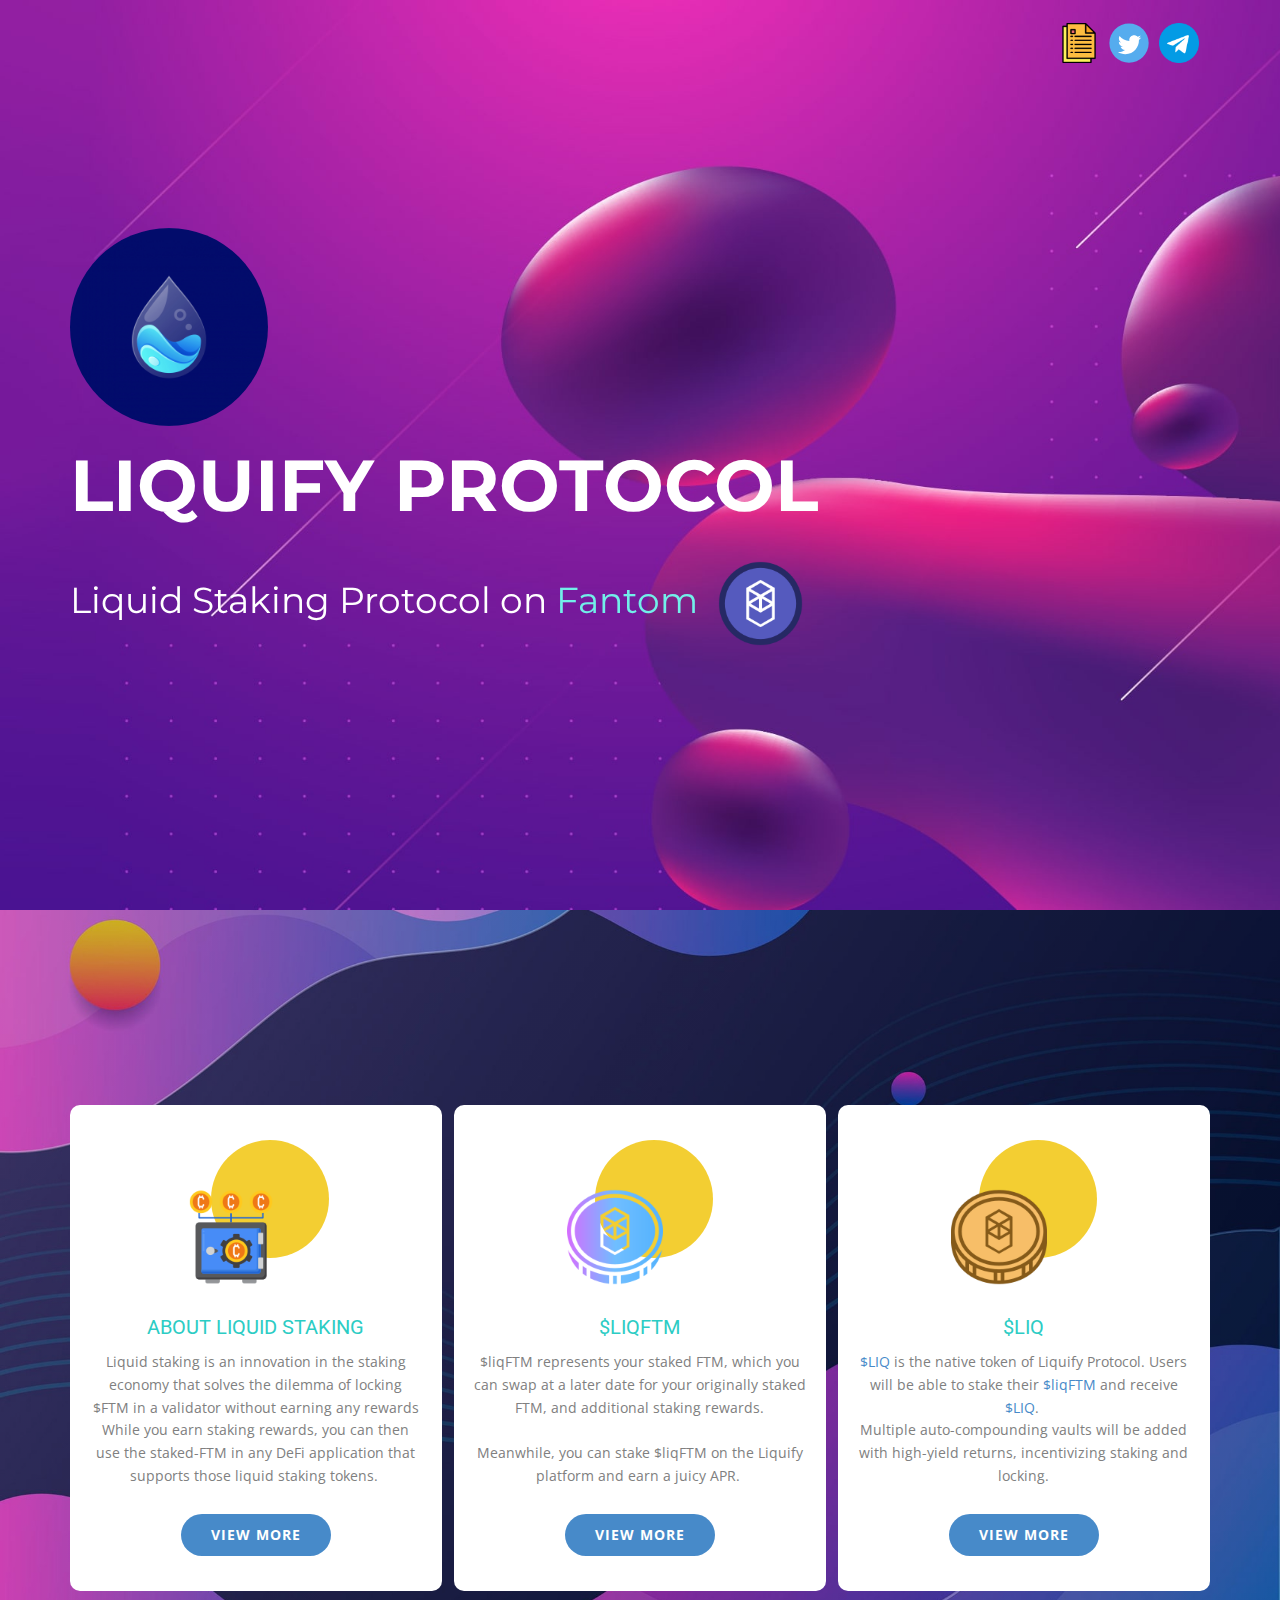
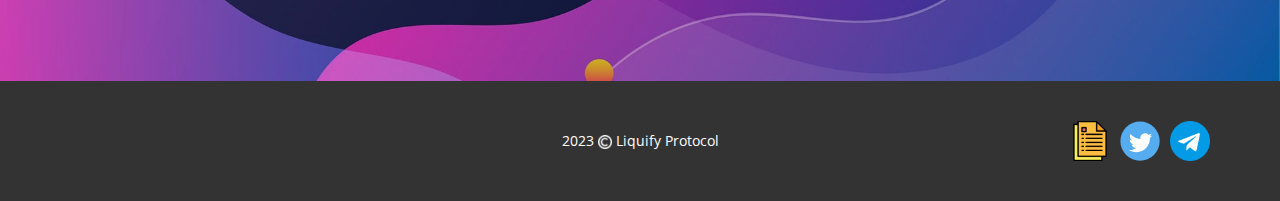
<file: index.html>
<!DOCTYPE html>
<html style="font-size: 16px;" lang="es">

<head>
  <meta name="viewport" content="width=device-width, initial-scale=1.0">
  <meta charset="utf-8">
  <meta name="keywords" content="LIQUIFY PROTOCOL, Liquid Staking Protocol on Fantom​&nbsp;​">
  <meta name="description" content="">
  <title>Liquify Protocol</title>
  <link rel="stylesheet" href="nicepage.css" media="screen">
  <link rel="stylesheet" href="Casa.css" media="screen">
  <script class="u-script" type="text/javascript" src="jquery.js" defer=""></script>
  <script class="u-script" type="text/javascript" src="nicepage.js" defer=""></script>
  <meta name="generator" content="Liquify">
  <link id="u-theme-google-font" rel="stylesheet"
    href="https://fonts.googleapis.com/css?family=Roboto:100,100i,300,300i,400,400i,500,500i,700,700i,900,900i|Open+Sans:300,300i,400,400i,500,500i,600,600i,700,700i,800,800i">
  <link id="u-page-google-font" rel="stylesheet"
    href="https://fonts.googleapis.com/css?family=Montserrat:100,100i,200,200i,300,300i,400,400i,500,500i,600,600i,700,700i,800,800i,900,900i">



  <script type="application/ld+json">{
		"@context": "http://schema.org",
		"@type": "Organization",
		"name": "",
		"sameAs": [
				"https://liquify-protocol.gitbook.io/liquify-protocol/",
				"https://twitter.com/LiquifyProtocol",
				"https://t.me/liquifychannel",
				"https://liquify-protocol.gitbook.io/liquify-protocol/",
				"https://twitter.com/LiquifyProtocol",
				"https://t.me/liquifychannel"
		]
}</script>
  <meta name="theme-color" content="#478ac9">
  <meta name="twitter:site" content="@">
  <meta name="twitter:card" content="summary_large_image">
  <meta name="twitter:title" content="Casa">
  <meta name="twitter:description" content="">
  <meta property="og:title" content="Casa">
  <meta property="og:type" content="website">
</head>

<body data-home-page="Casa.html" data-home-page-title="LiquifyProtocol"
  class="u-body u-overlap u-overlap-transparent u-xl-mode" data-lang="es">
  <header class="u-align-center-sm u-align-center-xs u-clearfix u-header u-header" id="sec-0c4f">
    <div class="u-clearfix u-sheet u-sheet-1">
      <div class="u-social-icons u-spacing-10 u-social-icons-1">
        <a class="u-social-url" title="docs" target="_blank"
          href="https://liquify-protocol.gitbook.io/liquify-protocol/"><span
            class="u-file-icon u-icon u-social-facebook u-social-icon u-icon-1"><img src="images/887997.png"
              alt=""></span>
        </a>
        <a class="u-social-url" title="twitter" target="_blank" href="https://twitter.com/LiquifyProtocol"><span
            class="u-icon u-social-icon u-social-twitter u-icon-2"><svg class="u-svg-link"
              preserveAspectRatio="xMidYMin slice" viewBox="0 0 112 112" style="">
              <use xmlns:xlink="http://www.w3.org/1999/xlink" xlink:href="#svg-85ee"></use>
            </svg><svg class="u-svg-content" viewBox="0 0 112 112" x="0" y="0" id="svg-85ee">
              <circle fill="currentColor" class="st0" cx="56.1" cy="56.1" r="55"></circle>
              <path fill="#FFFFFF" d="M83.8,47.3c0,0.6,0,1.2,0,1.7c0,17.7-13.5,38.2-38.2,38.2C38,87.2,31,85,25,81.2c1,0.1,2.1,0.2,3.2,0.2
      c6.3,0,12.1-2.1,16.7-5.7c-5.9-0.1-10.8-4-12.5-9.3c0.8,0.2,1.7,0.2,2.5,0.2c1.2,0,2.4-0.2,3.5-0.5c-6.1-1.2-10.8-6.7-10.8-13.1
      c0-0.1,0-0.1,0-0.2c1.8,1,3.9,1.6,6.1,1.7c-3.6-2.4-6-6.5-6-11.2c0-2.5,0.7-4.8,1.8-6.7c6.6,8.1,16.5,13.5,27.6,14
      c-0.2-1-0.3-2-0.3-3.1c0-7.4,6-13.4,13.4-13.4c3.9,0,7.3,1.6,9.8,4.2c3.1-0.6,5.9-1.7,8.5-3.3c-1,3.1-3.1,5.8-5.9,7.4
      c2.7-0.3,5.3-1,7.7-2.1C88.7,43,86.4,45.4,83.8,47.3z"></path>
            </svg></span>
        </a>
        <a class="u-social-url" title="Telegram" target="_blank" href="https://t.me/liquifychannel"><span
            class="u-file-icon u-icon u-social-icon u-social-instagram u-icon-3"><img src="images/2111646.png"
              alt=""></span>
        </a>
      </div>
    </div>
  </header>
  <section class="u-clearfix u-image u-section-1" id="carousel_bd33" data-image-width="1980" data-image-height="1200">
    <div class="u-clearfix u-sheet u-sheet-1">
      <img class="u-image u-image-circle u-preserve-proportions u-image-1" src="images/diseno-logo-agua_93835-621.jpg"
        alt="" data-image-width="2000" data-image-height="2000" data-animation-name="flipIn"
        data-animation-duration="1000" data-animation-direction="X">
      <h1 class="u-align-left u-custom-font u-font-montserrat u-text u-text-body-alt-color u-title u-text-1"
        data-animation-name="customAnimationIn" data-animation-duration="1000">LIQUIFY PROTOCOL</h1>
      <h2 class="u-align-left u-custom-font u-font-montserrat u-text u-text-body-alt-color u-text-2"
        data-animation-name="customAnimationIn" data-animation-duration="1000">Liquid Staking Protocol on <span
          class="u-text-palette-4-light-1">Fantom</span> &nbsp;<span class="u-file-icon u-icon u-icon-1"><img
            src="images/7016525.png" alt=""></span>
      </h2>
    </div>
  </section>
  <section class="u-clearfix u-image u-shading u-section-2" id="carousel_283a">
    <div class="u-clearfix u-sheet u-sheet-1">
      <div class="u-clearfix u-expanded-width u-gutter-0 u-layout-spacing-vertical u-layout-wrap u-layout-wrap-1">
        <div class="u-gutter-0 u-layout">
          <div class="u-layout-row">
            <div class="u-container-style u-layout-cell u-size-60 u-layout-cell-1">
              <div class="u-container-layout u-container-layout-1">
                <div class="u-expanded-width u-list u-list-1">
                  <div class="u-repeater u-repeater-1">
                    <div
                      class="u-container-style u-list-item u-radius-10 u-repeater-item u-shape-round u-white u-list-item-1">
                      <div class="u-container-layout u-similar-container u-valign-bottom u-container-layout-2">
                        <div class="u-container-style u-group u-shape-rectangle u-group-1">
                          <div class="u-container-layout">
                            <div
                              class="u-opacity u-opacity-85 u-palette-3-base u-preserve-proportions u-shape u-shape-circle u-shape-1">
                            </div><span class="u-file-icon u-icon u-icon-1"><img src="images/7910460.png" alt=""></span>
                          </div>
                        </div>
                        <h4 class="u-align-center u-text u-text-palette-4-base u-text-1">ABOUT LIQUID STAKING</h4>
                        <p class="u-align-center u-text u-text-grey-50 u-text-2">Liquid staking is an innovation in the
                          staking economy that solves the dilemma of locking $FTM in a validator without earning any
                          rewards<br>While you earn staking rewards, you can then use the staked-FTM in any DeFi
                          application that supports those liquid staking tokens.&nbsp;<br>
                        </p>
                        <a href="https://liquify-protocol.gitbook.io/liquify-protocol/"
                          class="u-btn u-btn-round u-button-style u-hover-palette-1-light-1 u-palette-1-base u-radius-50 u-btn-1"
                          target="_blank">VIEW MORE<br>
                        </a>
                      </div>
                    </div>
                    <div
                      class="u-container-style u-list-item u-radius-10 u-repeater-item u-shape-round u-white u-list-item-2">
                      <div class="u-container-layout u-similar-container u-valign-bottom u-container-layout-4">
                        <div class="u-container-style u-group u-shape-rectangle u-group-2">
                          <div class="u-container-layout">
                            <div
                              class="u-opacity u-opacity-85 u-palette-3-base u-preserve-proportions u-shape u-shape-circle u-shape-2">
                            </div><span class="u-file-icon u-icon u-icon-2"><img src="images/8193814.png" alt=""></span>
                          </div>
                        </div>
                        <h4 class="u-align-center u-text u-text-palette-4-base u-text-3">$LIQftm</h4>
                        <p class="u-align-center u-text u-text-grey-50 u-text-4">$liqFTM represents your staked FTM,
                          which you can swap at a later date for your originally staked FTM, and additional staking
                          rewards.<br>
                          <br>Meanwhile, you can stake $liqFTM on the Liquify platform and earn a juicy APR.&nbsp;
                        </p>
                        <a href="https://liquify-protocol.gitbook.io/liquify-protocol/"
                          class="u-btn u-btn-round u-button-style u-hover-palette-1-light-1 u-palette-1-base u-radius-50 u-btn-2"
                          target="_blank">VIEW MORE</a>
                      </div>
                    </div>
                    <div
                      class="u-container-style u-list-item u-radius-10 u-repeater-item u-shape-round u-white u-list-item-3">
                      <div class="u-container-layout u-similar-container u-valign-bottom u-container-layout-6">
                        <div class="u-container-style u-group u-shape-rectangle u-group-3">
                          <div class="u-container-layout">
                            <div
                              class="u-opacity u-opacity-85 u-palette-3-base u-preserve-proportions u-shape u-shape-circle u-shape-3">
                            </div><span class="u-file-icon u-icon u-icon-3"><img src="images/8193851.png" alt=""></span>
                          </div>
                        </div>
                        <h4 class="u-align-center u-text u-text-palette-4-base u-text-5">$LIQ</h4>
                        <p class="u-align-center u-text u-text-grey-50 u-text-6">
                          <a dir="ltr" href="https://twitter.com/search?q=%24LIQ&amp;src=cashtag_click" role="link"
                            class="css-16my406 css-18t94o4 css-4rbku5 css-901oao r-1cvl2hr r-1loqt21 r-bcqeeo r-poiln3 r-qvutc0 u-active-none u-border-none u-btn u-button-style u-hover-none u-none u-text-palette-1-base u-btn-3">$LIQ</a>
                          is the native token of Liquify Protocol.
                          Users will be able to stake their <a dir="ltr"
                            href="https://twitter.com/search?q=%24liqFTM&amp;src=cashtag_click" role="link"
                            class="css-16my406 css-18t94o4 css-4rbku5 css-901oao r-1cvl2hr r-1loqt21 r-bcqeeo r-poiln3 r-qvutc0 u-active-none u-border-none u-btn u-button-style u-hover-none u-none u-text-palette-1-base u-btn-4">$liqFTM</a>
                          and receive <a dir="ltr" href="https://twitter.com/search?q=%24LIQ&amp;src=cashtag_click"
                            role="link"
                            class="css-16my406 css-18t94o4 css-4rbku5 css-901oao r-1cvl2hr r-1loqt21 r-bcqeeo r-poiln3 r-qvutc0 u-active-none u-border-none u-btn u-button-style u-hover-none u-none u-text-palette-1-base u-btn-5">$LIQ</a>.&nbsp;<br>Multiple
                          auto-compounding vaults will be added with high-yield returns, incentivizing staking and
                          locking.
                        </p>
                        <a href="https://liquify-protocol.gitbook.io/liquify-protocol/"
                          class="u-btn u-btn-round u-button-style u-hover-palette-1-light-1 u-palette-1-base u-radius-50 u-btn-6"
                          target="_blank">VIEW MORE</a>
                      </div>
                    </div>
                  </div>
                </div>
              </div>
            </div>
          </div>
        </div>
      </div>
    </div>
  </section>


  <footer class="u-align-center u-clearfix u-footer u-grey-80 u-footer" id="sec-d3b9">
    <div class="u-clearfix u-sheet u-sheet-1">
      <p class="u-small-text u-text u-text-variant u-text-1">2023&nbsp;<span
          class="u-file-icon u-icon u-text-white"><img src="images/3489550-a26b4853.png" alt=""></span> Liquify Protocol
      </p>
      <div class="u-social-icons u-spacing-10 u-social-icons-1">
        <a class="u-social-url" title="docs" target="_blank"
          href="https://liquify-protocol.gitbook.io/liquify-protocol/"><span
            class="u-file-icon u-icon u-social-facebook u-social-icon u-icon-2"><img src="images/887997.png"
              alt=""></span>
        </a>
        <a class="u-social-url" title="twitter" target="_blank" href="https://twitter.com/LiquifyProtocol"><span
            class="u-icon u-social-icon u-social-twitter u-icon-3"><svg class="u-svg-link"
              preserveAspectRatio="xMidYMin slice" viewBox="0 0 112 112" style="">
              <use xmlns:xlink="http://www.w3.org/1999/xlink" xlink:href="#svg-a770"></use>
            </svg><svg class="u-svg-content" viewBox="0 0 112 112" x="0" y="0" id="svg-a770">
              <circle fill="currentColor" class="st0" cx="56.1" cy="56.1" r="55"></circle>
              <path fill="#FFFFFF" d="M83.8,47.3c0,0.6,0,1.2,0,1.7c0,17.7-13.5,38.2-38.2,38.2C38,87.2,31,85,25,81.2c1,0.1,2.1,0.2,3.2,0.2
      c6.3,0,12.1-2.1,16.7-5.7c-5.9-0.1-10.8-4-12.5-9.3c0.8,0.2,1.7,0.2,2.5,0.2c1.2,0,2.4-0.2,3.5-0.5c-6.1-1.2-10.8-6.7-10.8-13.1
      c0-0.1,0-0.1,0-0.2c1.8,1,3.9,1.6,6.1,1.7c-3.6-2.4-6-6.5-6-11.2c0-2.5,0.7-4.8,1.8-6.7c6.6,8.1,16.5,13.5,27.6,14
      c-0.2-1-0.3-2-0.3-3.1c0-7.4,6-13.4,13.4-13.4c3.9,0,7.3,1.6,9.8,4.2c3.1-0.6,5.9-1.7,8.5-3.3c-1,3.1-3.1,5.8-5.9,7.4
      c2.7-0.3,5.3-1,7.7-2.1C88.7,43,86.4,45.4,83.8,47.3z"></path>
            </svg></span>
        </a>
        <a class="u-social-url" title="Telegram" target="_blank" href="https://t.me/liquifychannel"><span
            class="u-file-icon u-icon u-social-icon u-social-instagram u-icon-4"><img src="images/2111646.png"
              alt=""></span>
        </a>
      </div>
    </div>
  </footer>


</body>

</html>
</file>
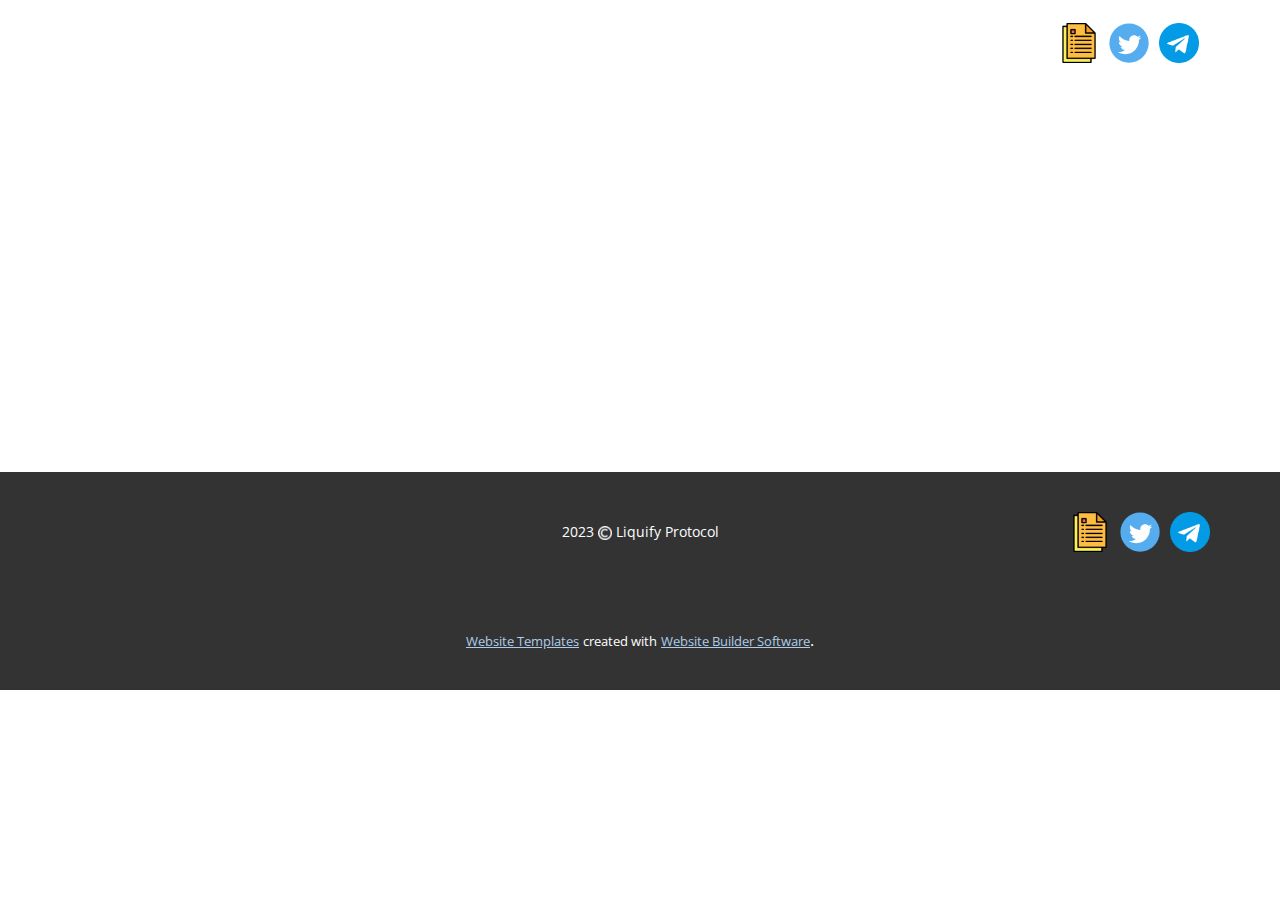
<file: Acerca-de.html>
<!DOCTYPE html>
<html style="font-size: 16px;" lang="es"><head>
    <meta name="viewport" content="width=device-width, initial-scale=1.0">
    <meta charset="utf-8">
    <meta name="keywords" content="">
    <meta name="description" content="">
    <title>Acerca de</title>
    <link rel="stylesheet" href="nicepage.css" media="screen">
<link rel="stylesheet" href="Acerca-de.css" media="screen">
    <script class="u-script" type="text/javascript" src="jquery.js" defer=""></script>
    <script class="u-script" type="text/javascript" src="nicepage.js" defer=""></script>
    <meta name="generator" content="Nicepage 5.3.2, nicepage.com">
    <link id="u-theme-google-font" rel="stylesheet" href="https://fonts.googleapis.com/css?family=Roboto:100,100i,300,300i,400,400i,500,500i,700,700i,900,900i|Open+Sans:300,300i,400,400i,500,500i,600,600i,700,700i,800,800i">
    
    
    <script type="application/ld+json">{
		"@context": "http://schema.org",
		"@type": "Organization",
		"name": "",
		"sameAs": [
				"https://liquify-protocol.gitbook.io/liquify-protocol/",
				"https://twitter.com/LiquifyProtocol",
				"https://t.me/liquifychannel",
				"https://liquify-protocol.gitbook.io/liquify-protocol/",
				"https://twitter.com/LiquifyProtocol",
				"https://t.me/liquifychannel"
		]
}</script>
    <meta name="theme-color" content="#478ac9">
    <meta name="twitter:site" content="@">
    <meta name="twitter:card" content="summary_large_image">
    <meta name="twitter:title" content="Acerca de">
    <meta name="twitter:description" content="">
    <meta property="og:title" content="Acerca de">
    <meta property="og:type" content="website">
  </head>
  <body class="u-body u-xl-mode" data-lang="es"><header class="u-align-center-sm u-align-center-xs u-clearfix u-header u-header" id="sec-0c4f"><div class="u-clearfix u-sheet u-sheet-1">
        <div class="u-social-icons u-spacing-10 u-social-icons-1">
          <a class="u-social-url" title="docs" target="_blank" href="https://liquify-protocol.gitbook.io/liquify-protocol/"><span class="u-file-icon u-icon u-social-facebook u-social-icon u-icon-1"><img src="images/887997.png" alt=""></span>
          </a>
          <a class="u-social-url" title="twitter" target="_blank" href="https://twitter.com/LiquifyProtocol"><span class="u-icon u-social-icon u-social-twitter u-icon-2"><svg class="u-svg-link" preserveAspectRatio="xMidYMin slice" viewBox="0 0 112 112" style=""><use xmlns:xlink="http://www.w3.org/1999/xlink" xlink:href="#svg-85ee"></use></svg><svg class="u-svg-content" viewBox="0 0 112 112" x="0" y="0" id="svg-85ee"><circle fill="currentColor" class="st0" cx="56.1" cy="56.1" r="55"></circle><path fill="#FFFFFF" d="M83.8,47.3c0,0.6,0,1.2,0,1.7c0,17.7-13.5,38.2-38.2,38.2C38,87.2,31,85,25,81.2c1,0.1,2.1,0.2,3.2,0.2
      c6.3,0,12.1-2.1,16.7-5.7c-5.9-0.1-10.8-4-12.5-9.3c0.8,0.2,1.7,0.2,2.5,0.2c1.2,0,2.4-0.2,3.5-0.5c-6.1-1.2-10.8-6.7-10.8-13.1
      c0-0.1,0-0.1,0-0.2c1.8,1,3.9,1.6,6.1,1.7c-3.6-2.4-6-6.5-6-11.2c0-2.5,0.7-4.8,1.8-6.7c6.6,8.1,16.5,13.5,27.6,14
      c-0.2-1-0.3-2-0.3-3.1c0-7.4,6-13.4,13.4-13.4c3.9,0,7.3,1.6,9.8,4.2c3.1-0.6,5.9-1.7,8.5-3.3c-1,3.1-3.1,5.8-5.9,7.4
      c2.7-0.3,5.3-1,7.7-2.1C88.7,43,86.4,45.4,83.8,47.3z"></path></svg></span>
          </a>
          <a class="u-social-url" title="Telegram" target="_blank" href="https://t.me/liquifychannel"><span class="u-file-icon u-icon u-social-icon u-social-instagram u-icon-3"><img src="images/2111646.png" alt=""></span>
          </a>
        </div>
      </div></header>
    <section class="u-clearfix u-section-1" id="sec-70d0">
      <div class="u-clearfix u-sheet u-sheet-1"></div>
    </section>
    
    
    <footer class="u-align-center u-clearfix u-footer u-grey-80 u-footer" id="sec-d3b9"><div class="u-clearfix u-sheet u-sheet-1">
        <p class="u-small-text u-text u-text-variant u-text-1">2023&nbsp;<span class="u-file-icon u-icon u-text-white"><img src="images/3489550-a26b4853.png" alt=""></span> Liquify Protocol
        </p>
        <div class="u-social-icons u-spacing-10 u-social-icons-1">
          <a class="u-social-url" title="docs" target="_blank" href="https://liquify-protocol.gitbook.io/liquify-protocol/"><span class="u-file-icon u-icon u-social-facebook u-social-icon u-icon-2"><img src="images/887997.png" alt=""></span>
          </a>
          <a class="u-social-url" title="twitter" target="_blank" href="https://twitter.com/LiquifyProtocol"><span class="u-icon u-social-icon u-social-twitter u-icon-3"><svg class="u-svg-link" preserveAspectRatio="xMidYMin slice" viewBox="0 0 112 112" style=""><use xmlns:xlink="http://www.w3.org/1999/xlink" xlink:href="#svg-a770"></use></svg><svg class="u-svg-content" viewBox="0 0 112 112" x="0" y="0" id="svg-a770"><circle fill="currentColor" class="st0" cx="56.1" cy="56.1" r="55"></circle><path fill="#FFFFFF" d="M83.8,47.3c0,0.6,0,1.2,0,1.7c0,17.7-13.5,38.2-38.2,38.2C38,87.2,31,85,25,81.2c1,0.1,2.1,0.2,3.2,0.2
      c6.3,0,12.1-2.1,16.7-5.7c-5.9-0.1-10.8-4-12.5-9.3c0.8,0.2,1.7,0.2,2.5,0.2c1.2,0,2.4-0.2,3.5-0.5c-6.1-1.2-10.8-6.7-10.8-13.1
      c0-0.1,0-0.1,0-0.2c1.8,1,3.9,1.6,6.1,1.7c-3.6-2.4-6-6.5-6-11.2c0-2.5,0.7-4.8,1.8-6.7c6.6,8.1,16.5,13.5,27.6,14
      c-0.2-1-0.3-2-0.3-3.1c0-7.4,6-13.4,13.4-13.4c3.9,0,7.3,1.6,9.8,4.2c3.1-0.6,5.9-1.7,8.5-3.3c-1,3.1-3.1,5.8-5.9,7.4
      c2.7-0.3,5.3-1,7.7-2.1C88.7,43,86.4,45.4,83.8,47.3z"></path></svg></span>
          </a>
          <a class="u-social-url" title="Telegram" target="_blank" href="https://t.me/liquifychannel"><span class="u-file-icon u-icon u-social-icon u-social-instagram u-icon-4"><img src="images/2111646.png" alt=""></span>
          </a>
        </div>
      </div></footer>
    <section class="u-backlink u-clearfix u-grey-80">
      <a class="u-link" href="https://nicepage.com/website-templates" target="_blank">
        <span>Website Templates</span>
      </a>
      <p class="u-text">
        <span>created with</span>
      </p>
      <a class="u-link" href="" target="_blank">
        <span>Website Builder Software</span>
      </a>. 
    </section>
  
</body></html>
</file>
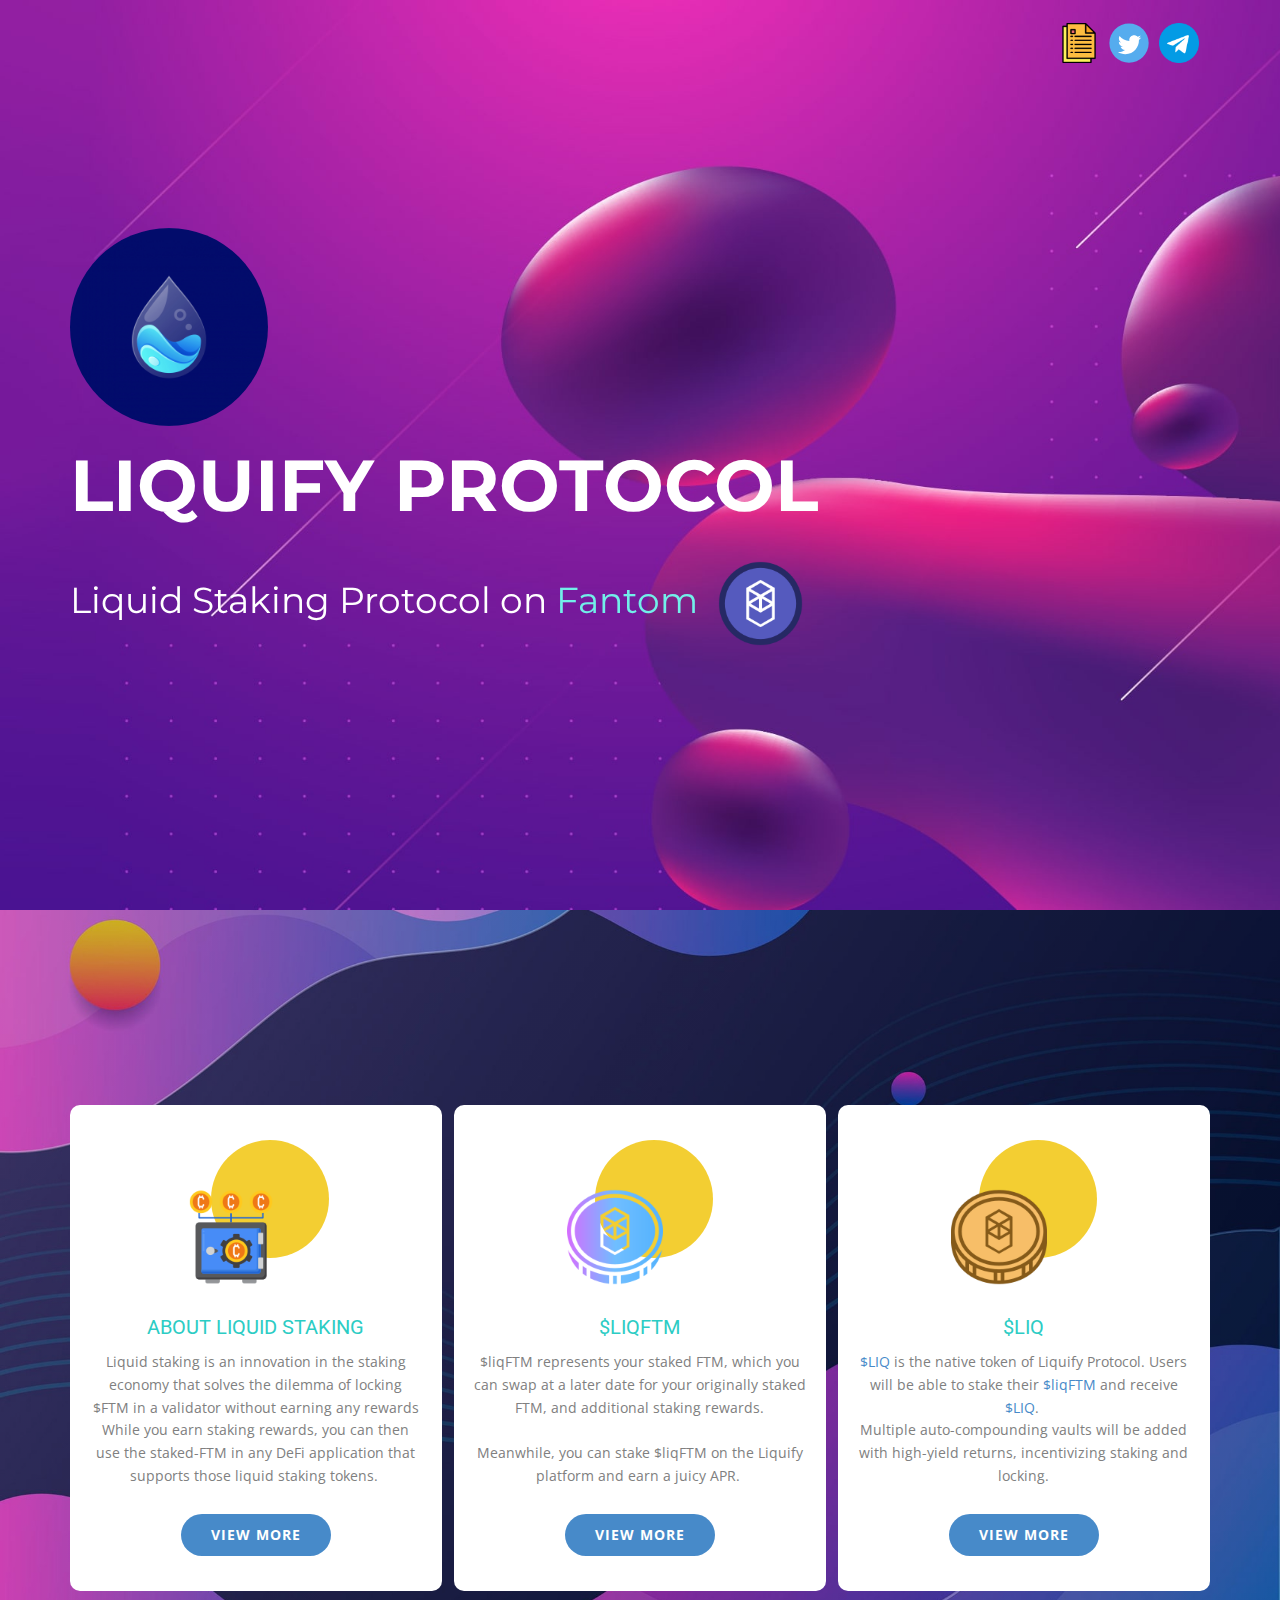
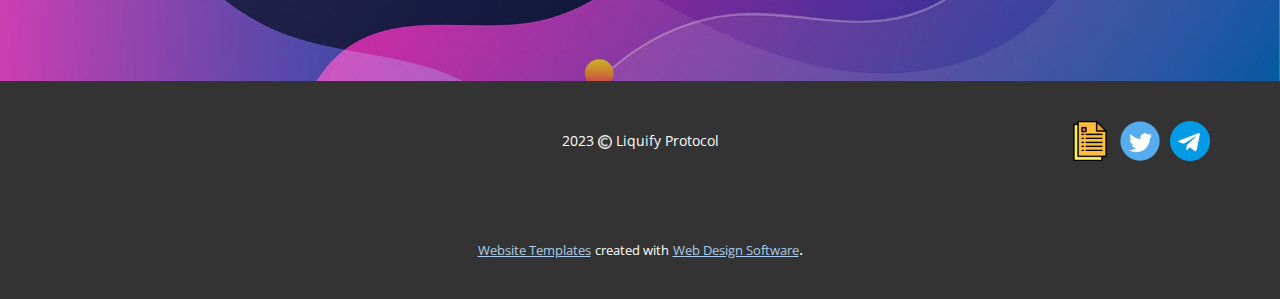
<file: Casa.html>
<!DOCTYPE html>
<html style="font-size: 16px;" lang="es">

<head>
  <meta name="viewport" content="width=device-width, initial-scale=1.0">
  <meta charset="utf-8">
  <meta name="keywords" content="LIQUIFY PROTOCOL, Liquid Staking Protocol on Fantom​&nbsp;​">
  <meta name="description" content="">
  <title>Liquify Protocol</title>
  <link rel="stylesheet" href="nicepage.css" media="screen">
  <link rel="stylesheet" href="Casa.css" media="screen">
  <script class="u-script" type="text/javascript" src="jquery.js" defer=""></script>
  <script class="u-script" type="text/javascript" src="nicepage.js" defer=""></script>
  <meta name="generator" content="Nicepage 5.3.2, nicepage.com">
  <link id="u-theme-google-font" rel="stylesheet"
    href="https://fonts.googleapis.com/css?family=Roboto:100,100i,300,300i,400,400i,500,500i,700,700i,900,900i|Open+Sans:300,300i,400,400i,500,500i,600,600i,700,700i,800,800i">
  <link id="u-page-google-font" rel="stylesheet"
    href="https://fonts.googleapis.com/css?family=Montserrat:100,100i,200,200i,300,300i,400,400i,500,500i,600,600i,700,700i,800,800i,900,900i">



  <script type="application/ld+json">{
		"@context": "http://schema.org",
		"@type": "Organization",
		"name": "",
		"sameAs": [
				"https://liquify-protocol.gitbook.io/liquify-protocol/",
				"https://twitter.com/LiquifyProtocol",
				"https://t.me/liquifychannel",
				"https://liquify-protocol.gitbook.io/liquify-protocol/",
				"https://twitter.com/LiquifyProtocol",
				"https://t.me/liquifychannel"
		]
}</script>
  <meta name="theme-color" content="#478ac9">
  <meta name="twitter:site" content="@">
  <meta name="twitter:card" content="summary_large_image">
  <meta name="twitter:title" content="Casa">
  <meta name="twitter:description" content="">
  <meta property="og:title" content="Casa">
  <meta property="og:type" content="website">
</head>

<body class="u-body u-overlap u-overlap-transparent u-xl-mode" data-lang="es">
  <header class="u-align-center-sm u-align-center-xs u-clearfix u-header u-header" id="sec-0c4f">
    <div class="u-clearfix u-sheet u-sheet-1">
      <div class="u-social-icons u-spacing-10 u-social-icons-1">
        <a class="u-social-url" title="docs" target="_blank"
          href="https://liquify-protocol.gitbook.io/liquify-protocol/"><span
            class="u-file-icon u-icon u-social-facebook u-social-icon u-icon-1"><img src="images/887997.png"
              alt=""></span>
        </a>
        <a class="u-social-url" title="twitter" target="_blank" href="https://twitter.com/LiquifyProtocol"><span
            class="u-icon u-social-icon u-social-twitter u-icon-2"><svg class="u-svg-link"
              preserveAspectRatio="xMidYMin slice" viewBox="0 0 112 112" style="">
              <use xmlns:xlink="http://www.w3.org/1999/xlink" xlink:href="#svg-85ee"></use>
            </svg><svg class="u-svg-content" viewBox="0 0 112 112" x="0" y="0" id="svg-85ee">
              <circle fill="currentColor" class="st0" cx="56.1" cy="56.1" r="55"></circle>
              <path fill="#FFFFFF" d="M83.8,47.3c0,0.6,0,1.2,0,1.7c0,17.7-13.5,38.2-38.2,38.2C38,87.2,31,85,25,81.2c1,0.1,2.1,0.2,3.2,0.2
      c6.3,0,12.1-2.1,16.7-5.7c-5.9-0.1-10.8-4-12.5-9.3c0.8,0.2,1.7,0.2,2.5,0.2c1.2,0,2.4-0.2,3.5-0.5c-6.1-1.2-10.8-6.7-10.8-13.1
      c0-0.1,0-0.1,0-0.2c1.8,1,3.9,1.6,6.1,1.7c-3.6-2.4-6-6.5-6-11.2c0-2.5,0.7-4.8,1.8-6.7c6.6,8.1,16.5,13.5,27.6,14
      c-0.2-1-0.3-2-0.3-3.1c0-7.4,6-13.4,13.4-13.4c3.9,0,7.3,1.6,9.8,4.2c3.1-0.6,5.9-1.7,8.5-3.3c-1,3.1-3.1,5.8-5.9,7.4
      c2.7-0.3,5.3-1,7.7-2.1C88.7,43,86.4,45.4,83.8,47.3z"></path>
            </svg></span>
        </a>
        <a class="u-social-url" title="Telegram" target="_blank" href="https://t.me/liquifychannel"><span
            class="u-file-icon u-icon u-social-icon u-social-instagram u-icon-3"><img src="images/2111646.png"
              alt=""></span>
        </a>
      </div>
    </div>
  </header>
  <section class="u-clearfix u-image u-section-1" id="carousel_bd33" data-image-width="1980" data-image-height="1200">
    <div class="u-clearfix u-sheet u-sheet-1">
      <img class="u-image u-image-circle u-preserve-proportions u-image-1" src="images/diseno-logo-agua_93835-621.jpg"
        alt="" data-image-width="2000" data-image-height="2000" data-animation-name="flipIn"
        data-animation-duration="1000" data-animation-direction="X">
      <h1 class="u-align-left u-custom-font u-font-montserrat u-text u-text-body-alt-color u-title u-text-1"
        data-animation-name="customAnimationIn" data-animation-duration="1000">LIQUIFY PROTOCOL</h1>
      <h2 class="u-align-left u-custom-font u-font-montserrat u-text u-text-body-alt-color u-text-2"
        data-animation-name="customAnimationIn" data-animation-duration="1000">Liquid Staking Protocol on <span
          class="u-text-palette-4-light-1">Fantom</span> &nbsp;<span class="u-file-icon u-icon u-icon-1"><img
            src="images/7016525.png" alt=""></span>
      </h2>
    </div>
  </section>
  <section class="u-clearfix u-image u-shading u-section-2" id="carousel_283a">
    <div class="u-clearfix u-sheet u-sheet-1">
      <div class="u-clearfix u-expanded-width u-gutter-0 u-layout-spacing-vertical u-layout-wrap u-layout-wrap-1">
        <div class="u-gutter-0 u-layout">
          <div class="u-layout-row">
            <div class="u-container-style u-layout-cell u-size-60 u-layout-cell-1">
              <div class="u-container-layout u-container-layout-1">
                <div class="u-expanded-width u-list u-list-1">
                  <div class="u-repeater u-repeater-1">
                    <div
                      class="u-container-style u-list-item u-radius-10 u-repeater-item u-shape-round u-white u-list-item-1">
                      <div class="u-container-layout u-similar-container u-valign-bottom u-container-layout-2">
                        <div class="u-container-style u-group u-shape-rectangle u-group-1">
                          <div class="u-container-layout">
                            <div
                              class="u-opacity u-opacity-85 u-palette-3-base u-preserve-proportions u-shape u-shape-circle u-shape-1">
                            </div><span class="u-file-icon u-icon u-icon-1"><img src="images/7910460.png" alt=""></span>
                          </div>
                        </div>
                        <h4 class="u-align-center u-text u-text-palette-4-base u-text-1">ABOUT LIQUID STAKING</h4>
                        <p class="u-align-center u-text u-text-grey-50 u-text-2">Liquid staking is an innovation in the
                          staking economy that solves the dilemma of locking $FTM in a validator without earning any
                          rewards<br>While you earn staking rewards, you can then use the staked-FTM in any DeFi
                          application that supports those liquid staking tokens.&nbsp;<br>
                        </p>
                        <a href="https://liquify-protocol.gitbook.io/liquify-protocol/"
                          class="u-btn u-btn-round u-button-style u-hover-palette-1-light-1 u-palette-1-base u-radius-50 u-btn-1"
                          target="_blank">VIEW MORE<br>
                        </a>
                      </div>
                    </div>
                    <div
                      class="u-container-style u-list-item u-radius-10 u-repeater-item u-shape-round u-white u-list-item-2">
                      <div class="u-container-layout u-similar-container u-valign-bottom u-container-layout-4">
                        <div class="u-container-style u-group u-shape-rectangle u-group-2">
                          <div class="u-container-layout">
                            <div
                              class="u-opacity u-opacity-85 u-palette-3-base u-preserve-proportions u-shape u-shape-circle u-shape-2">
                            </div><span class="u-file-icon u-icon u-icon-2"><img src="images/8193814.png" alt=""></span>
                          </div>
                        </div>
                        <h4 class="u-align-center u-text u-text-palette-4-base u-text-3">$LIQftm</h4>
                        <p class="u-align-center u-text u-text-grey-50 u-text-4">$liqFTM represents your staked FTM,
                          which you can swap at a later date for your originally staked FTM, and additional staking
                          rewards.<br>
                          <br>Meanwhile, you can stake $liqFTM on the Liquify platform and earn a juicy APR.&nbsp;
                        </p>
                        <a href="https://liquify-protocol.gitbook.io/liquify-protocol/"
                          class="u-btn u-btn-round u-button-style u-hover-palette-1-light-1 u-palette-1-base u-radius-50 u-btn-2"
                          target="_blank">VIEW MORE</a>
                      </div>
                    </div>
                    <div
                      class="u-container-style u-list-item u-radius-10 u-repeater-item u-shape-round u-white u-list-item-3">
                      <div class="u-container-layout u-similar-container u-valign-bottom u-container-layout-6">
                        <div class="u-container-style u-group u-shape-rectangle u-group-3">
                          <div class="u-container-layout">
                            <div
                              class="u-opacity u-opacity-85 u-palette-3-base u-preserve-proportions u-shape u-shape-circle u-shape-3">
                            </div><span class="u-file-icon u-icon u-icon-3"><img src="images/8193851.png" alt=""></span>
                          </div>
                        </div>
                        <h4 class="u-align-center u-text u-text-palette-4-base u-text-5">$LIQ</h4>
                        <p class="u-align-center u-text u-text-grey-50 u-text-6">
                          <a dir="ltr" href="https://twitter.com/search?q=%24LIQ&amp;src=cashtag_click" role="link"
                            class="css-16my406 css-18t94o4 css-4rbku5 css-901oao r-1cvl2hr r-1loqt21 r-bcqeeo r-poiln3 r-qvutc0 u-active-none u-border-none u-btn u-button-style u-hover-none u-none u-text-palette-1-base u-btn-3">$LIQ</a>
                          is the native token of Liquify Protocol.
                          Users will be able to stake their <a dir="ltr"
                            href="https://twitter.com/search?q=%24liqFTM&amp;src=cashtag_click" role="link"
                            class="css-16my406 css-18t94o4 css-4rbku5 css-901oao r-1cvl2hr r-1loqt21 r-bcqeeo r-poiln3 r-qvutc0 u-active-none u-border-none u-btn u-button-style u-hover-none u-none u-text-palette-1-base u-btn-4">$liqFTM</a>
                          and receive <a dir="ltr" href="https://twitter.com/search?q=%24LIQ&amp;src=cashtag_click"
                            role="link"
                            class="css-16my406 css-18t94o4 css-4rbku5 css-901oao r-1cvl2hr r-1loqt21 r-bcqeeo r-poiln3 r-qvutc0 u-active-none u-border-none u-btn u-button-style u-hover-none u-none u-text-palette-1-base u-btn-5">$LIQ</a>.&nbsp;<br>Multiple
                          auto-compounding vaults will be added with high-yield returns, incentivizing staking and
                          locking.
                        </p>
                        <a href="https://liquify-protocol.gitbook.io/liquify-protocol/"
                          class="u-btn u-btn-round u-button-style u-hover-palette-1-light-1 u-palette-1-base u-radius-50 u-btn-6"
                          target="_blank">VIEW MORE</a>
                      </div>
                    </div>
                  </div>
                </div>
              </div>
            </div>
          </div>
        </div>
      </div>
    </div>
  </section>


  <footer class="u-align-center u-clearfix u-footer u-grey-80 u-footer" id="sec-d3b9">
    <div class="u-clearfix u-sheet u-sheet-1">
      <p class="u-small-text u-text u-text-variant u-text-1">2023&nbsp;<span
          class="u-file-icon u-icon u-text-white"><img src="images/3489550-a26b4853.png" alt=""></span> Liquify Protocol
      </p>
      <div class="u-social-icons u-spacing-10 u-social-icons-1">
        <a class="u-social-url" title="docs" target="_blank"
          href="https://liquify-protocol.gitbook.io/liquify-protocol/"><span
            class="u-file-icon u-icon u-social-facebook u-social-icon u-icon-2"><img src="images/887997.png"
              alt=""></span>
        </a>
        <a class="u-social-url" title="twitter" target="_blank" href="https://twitter.com/LiquifyProtocol"><span
            class="u-icon u-social-icon u-social-twitter u-icon-3"><svg class="u-svg-link"
              preserveAspectRatio="xMidYMin slice" viewBox="0 0 112 112" style="">
              <use xmlns:xlink="http://www.w3.org/1999/xlink" xlink:href="#svg-a770"></use>
            </svg><svg class="u-svg-content" viewBox="0 0 112 112" x="0" y="0" id="svg-a770">
              <circle fill="currentColor" class="st0" cx="56.1" cy="56.1" r="55"></circle>
              <path fill="#FFFFFF" d="M83.8,47.3c0,0.6,0,1.2,0,1.7c0,17.7-13.5,38.2-38.2,38.2C38,87.2,31,85,25,81.2c1,0.1,2.1,0.2,3.2,0.2
      c6.3,0,12.1-2.1,16.7-5.7c-5.9-0.1-10.8-4-12.5-9.3c0.8,0.2,1.7,0.2,2.5,0.2c1.2,0,2.4-0.2,3.5-0.5c-6.1-1.2-10.8-6.7-10.8-13.1
      c0-0.1,0-0.1,0-0.2c1.8,1,3.9,1.6,6.1,1.7c-3.6-2.4-6-6.5-6-11.2c0-2.5,0.7-4.8,1.8-6.7c6.6,8.1,16.5,13.5,27.6,14
      c-0.2-1-0.3-2-0.3-3.1c0-7.4,6-13.4,13.4-13.4c3.9,0,7.3,1.6,9.8,4.2c3.1-0.6,5.9-1.7,8.5-3.3c-1,3.1-3.1,5.8-5.9,7.4
      c2.7-0.3,5.3-1,7.7-2.1C88.7,43,86.4,45.4,83.8,47.3z"></path>
            </svg></span>
        </a>
        <a class="u-social-url" title="Telegram" target="_blank" href="https://t.me/liquifychannel"><span
            class="u-file-icon u-icon u-social-icon u-social-instagram u-icon-4"><img src="images/2111646.png"
              alt=""></span>
        </a>
      </div>
    </div>
  </footer>
  <section class="u-backlink u-clearfix u-grey-80">
    <a class="u-link" href="https://nicepage.com/website-templates" target="_blank">
      <span>Website Templates</span>
    </a>
    <p class="u-text">
      <span>created with</span>
    </p>
    <a class="u-link" href="" target="_blank">
      <span>Web Design Software</span>
    </a>.
  </section>

</body>

</html>
</file>
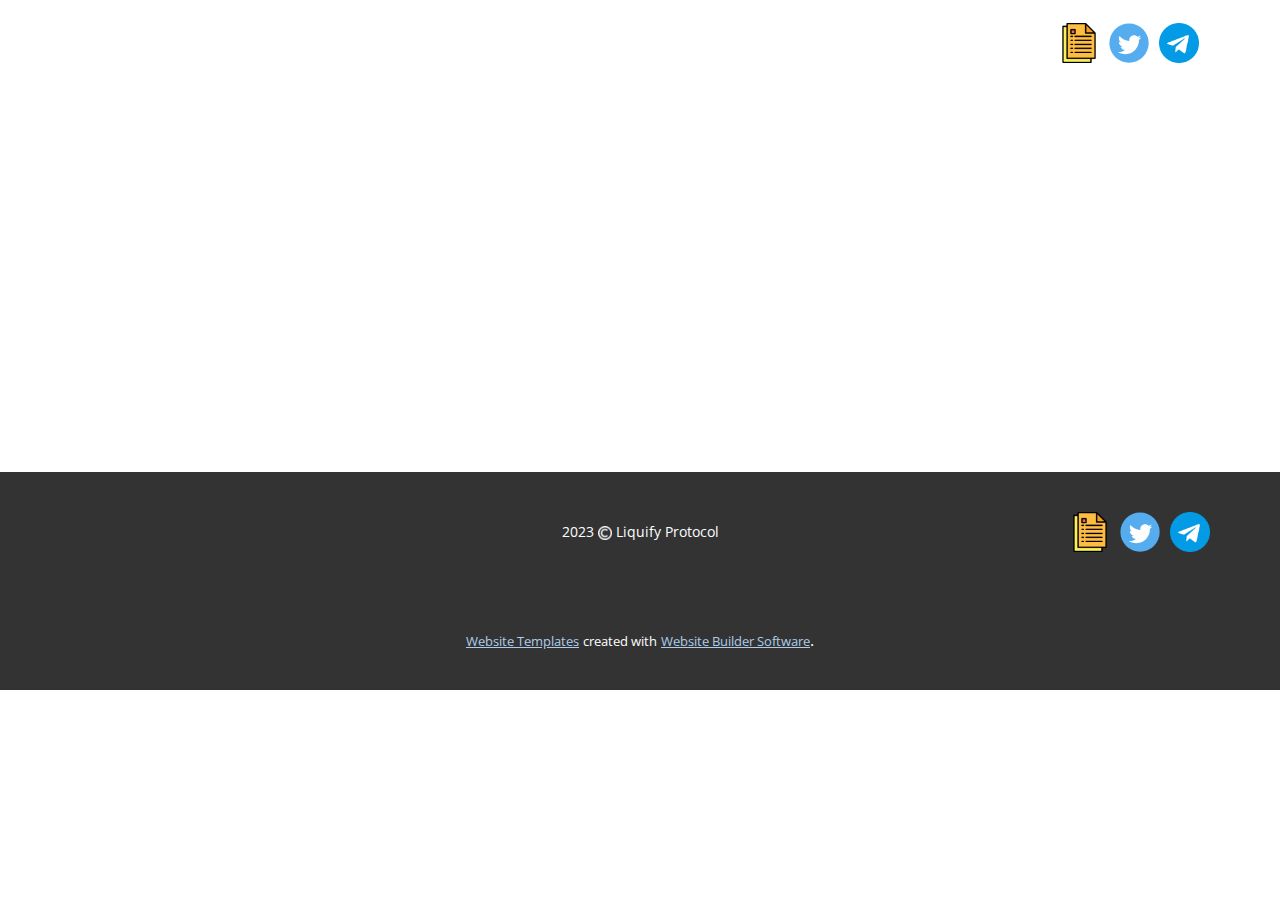
<file: Contacto.html>
<!DOCTYPE html>
<html style="font-size: 16px;" lang="es"><head>
    <meta name="viewport" content="width=device-width, initial-scale=1.0">
    <meta charset="utf-8">
    <meta name="keywords" content="">
    <meta name="description" content="">
    <title>Contacto</title>
    <link rel="stylesheet" href="nicepage.css" media="screen">
<link rel="stylesheet" href="Contacto.css" media="screen">
    <script class="u-script" type="text/javascript" src="jquery.js" defer=""></script>
    <script class="u-script" type="text/javascript" src="nicepage.js" defer=""></script>
    <meta name="generator" content="Nicepage 5.3.2, nicepage.com">
    <link id="u-theme-google-font" rel="stylesheet" href="https://fonts.googleapis.com/css?family=Roboto:100,100i,300,300i,400,400i,500,500i,700,700i,900,900i|Open+Sans:300,300i,400,400i,500,500i,600,600i,700,700i,800,800i">
    
    
    <script type="application/ld+json">{
		"@context": "http://schema.org",
		"@type": "Organization",
		"name": "",
		"sameAs": [
				"https://liquify-protocol.gitbook.io/liquify-protocol/",
				"https://twitter.com/LiquifyProtocol",
				"https://t.me/liquifychannel",
				"https://liquify-protocol.gitbook.io/liquify-protocol/",
				"https://twitter.com/LiquifyProtocol",
				"https://t.me/liquifychannel"
		]
}</script>
    <meta name="theme-color" content="#478ac9">
    <meta name="twitter:site" content="@">
    <meta name="twitter:card" content="summary_large_image">
    <meta name="twitter:title" content="Contacto">
    <meta name="twitter:description" content="">
    <meta property="og:title" content="Contacto">
    <meta property="og:type" content="website">
  </head>
  <body class="u-body u-xl-mode" data-lang="es"><header class="u-align-center-sm u-align-center-xs u-clearfix u-header u-header" id="sec-0c4f"><div class="u-clearfix u-sheet u-sheet-1">
        <div class="u-social-icons u-spacing-10 u-social-icons-1">
          <a class="u-social-url" title="docs" target="_blank" href="https://liquify-protocol.gitbook.io/liquify-protocol/"><span class="u-file-icon u-icon u-social-facebook u-social-icon u-icon-1"><img src="images/887997.png" alt=""></span>
          </a>
          <a class="u-social-url" title="twitter" target="_blank" href="https://twitter.com/LiquifyProtocol"><span class="u-icon u-social-icon u-social-twitter u-icon-2"><svg class="u-svg-link" preserveAspectRatio="xMidYMin slice" viewBox="0 0 112 112" style=""><use xmlns:xlink="http://www.w3.org/1999/xlink" xlink:href="#svg-85ee"></use></svg><svg class="u-svg-content" viewBox="0 0 112 112" x="0" y="0" id="svg-85ee"><circle fill="currentColor" class="st0" cx="56.1" cy="56.1" r="55"></circle><path fill="#FFFFFF" d="M83.8,47.3c0,0.6,0,1.2,0,1.7c0,17.7-13.5,38.2-38.2,38.2C38,87.2,31,85,25,81.2c1,0.1,2.1,0.2,3.2,0.2
      c6.3,0,12.1-2.1,16.7-5.7c-5.9-0.1-10.8-4-12.5-9.3c0.8,0.2,1.7,0.2,2.5,0.2c1.2,0,2.4-0.2,3.5-0.5c-6.1-1.2-10.8-6.7-10.8-13.1
      c0-0.1,0-0.1,0-0.2c1.8,1,3.9,1.6,6.1,1.7c-3.6-2.4-6-6.5-6-11.2c0-2.5,0.7-4.8,1.8-6.7c6.6,8.1,16.5,13.5,27.6,14
      c-0.2-1-0.3-2-0.3-3.1c0-7.4,6-13.4,13.4-13.4c3.9,0,7.3,1.6,9.8,4.2c3.1-0.6,5.9-1.7,8.5-3.3c-1,3.1-3.1,5.8-5.9,7.4
      c2.7-0.3,5.3-1,7.7-2.1C88.7,43,86.4,45.4,83.8,47.3z"></path></svg></span>
          </a>
          <a class="u-social-url" title="Telegram" target="_blank" href="https://t.me/liquifychannel"><span class="u-file-icon u-icon u-social-icon u-social-instagram u-icon-3"><img src="images/2111646.png" alt=""></span>
          </a>
        </div>
      </div></header>
    <section class="u-clearfix u-section-1" id="sec-55c0">
      <div class="u-clearfix u-sheet u-sheet-1"></div>
    </section>
    
    
    <footer class="u-align-center u-clearfix u-footer u-grey-80 u-footer" id="sec-d3b9"><div class="u-clearfix u-sheet u-sheet-1">
        <p class="u-small-text u-text u-text-variant u-text-1">2023&nbsp;<span class="u-file-icon u-icon u-text-white"><img src="images/3489550-a26b4853.png" alt=""></span> Liquify Protocol
        </p>
        <div class="u-social-icons u-spacing-10 u-social-icons-1">
          <a class="u-social-url" title="docs" target="_blank" href="https://liquify-protocol.gitbook.io/liquify-protocol/"><span class="u-file-icon u-icon u-social-facebook u-social-icon u-icon-2"><img src="images/887997.png" alt=""></span>
          </a>
          <a class="u-social-url" title="twitter" target="_blank" href="https://twitter.com/LiquifyProtocol"><span class="u-icon u-social-icon u-social-twitter u-icon-3"><svg class="u-svg-link" preserveAspectRatio="xMidYMin slice" viewBox="0 0 112 112" style=""><use xmlns:xlink="http://www.w3.org/1999/xlink" xlink:href="#svg-a770"></use></svg><svg class="u-svg-content" viewBox="0 0 112 112" x="0" y="0" id="svg-a770"><circle fill="currentColor" class="st0" cx="56.1" cy="56.1" r="55"></circle><path fill="#FFFFFF" d="M83.8,47.3c0,0.6,0,1.2,0,1.7c0,17.7-13.5,38.2-38.2,38.2C38,87.2,31,85,25,81.2c1,0.1,2.1,0.2,3.2,0.2
      c6.3,0,12.1-2.1,16.7-5.7c-5.9-0.1-10.8-4-12.5-9.3c0.8,0.2,1.7,0.2,2.5,0.2c1.2,0,2.4-0.2,3.5-0.5c-6.1-1.2-10.8-6.7-10.8-13.1
      c0-0.1,0-0.1,0-0.2c1.8,1,3.9,1.6,6.1,1.7c-3.6-2.4-6-6.5-6-11.2c0-2.5,0.7-4.8,1.8-6.7c6.6,8.1,16.5,13.5,27.6,14
      c-0.2-1-0.3-2-0.3-3.1c0-7.4,6-13.4,13.4-13.4c3.9,0,7.3,1.6,9.8,4.2c3.1-0.6,5.9-1.7,8.5-3.3c-1,3.1-3.1,5.8-5.9,7.4
      c2.7-0.3,5.3-1,7.7-2.1C88.7,43,86.4,45.4,83.8,47.3z"></path></svg></span>
          </a>
          <a class="u-social-url" title="Telegram" target="_blank" href="https://t.me/liquifychannel"><span class="u-file-icon u-icon u-social-icon u-social-instagram u-icon-4"><img src="images/2111646.png" alt=""></span>
          </a>
        </div>
      </div></footer>
    <section class="u-backlink u-clearfix u-grey-80">
      <a class="u-link" href="https://nicepage.com/website-templates" target="_blank">
        <span>Website Templates</span>
      </a>
      <p class="u-text">
        <span>created with</span>
      </p>
      <a class="u-link" href="" target="_blank">
        <span>Website Builder Software</span>
      </a>. 
    </section>
  
</body></html>
</file>
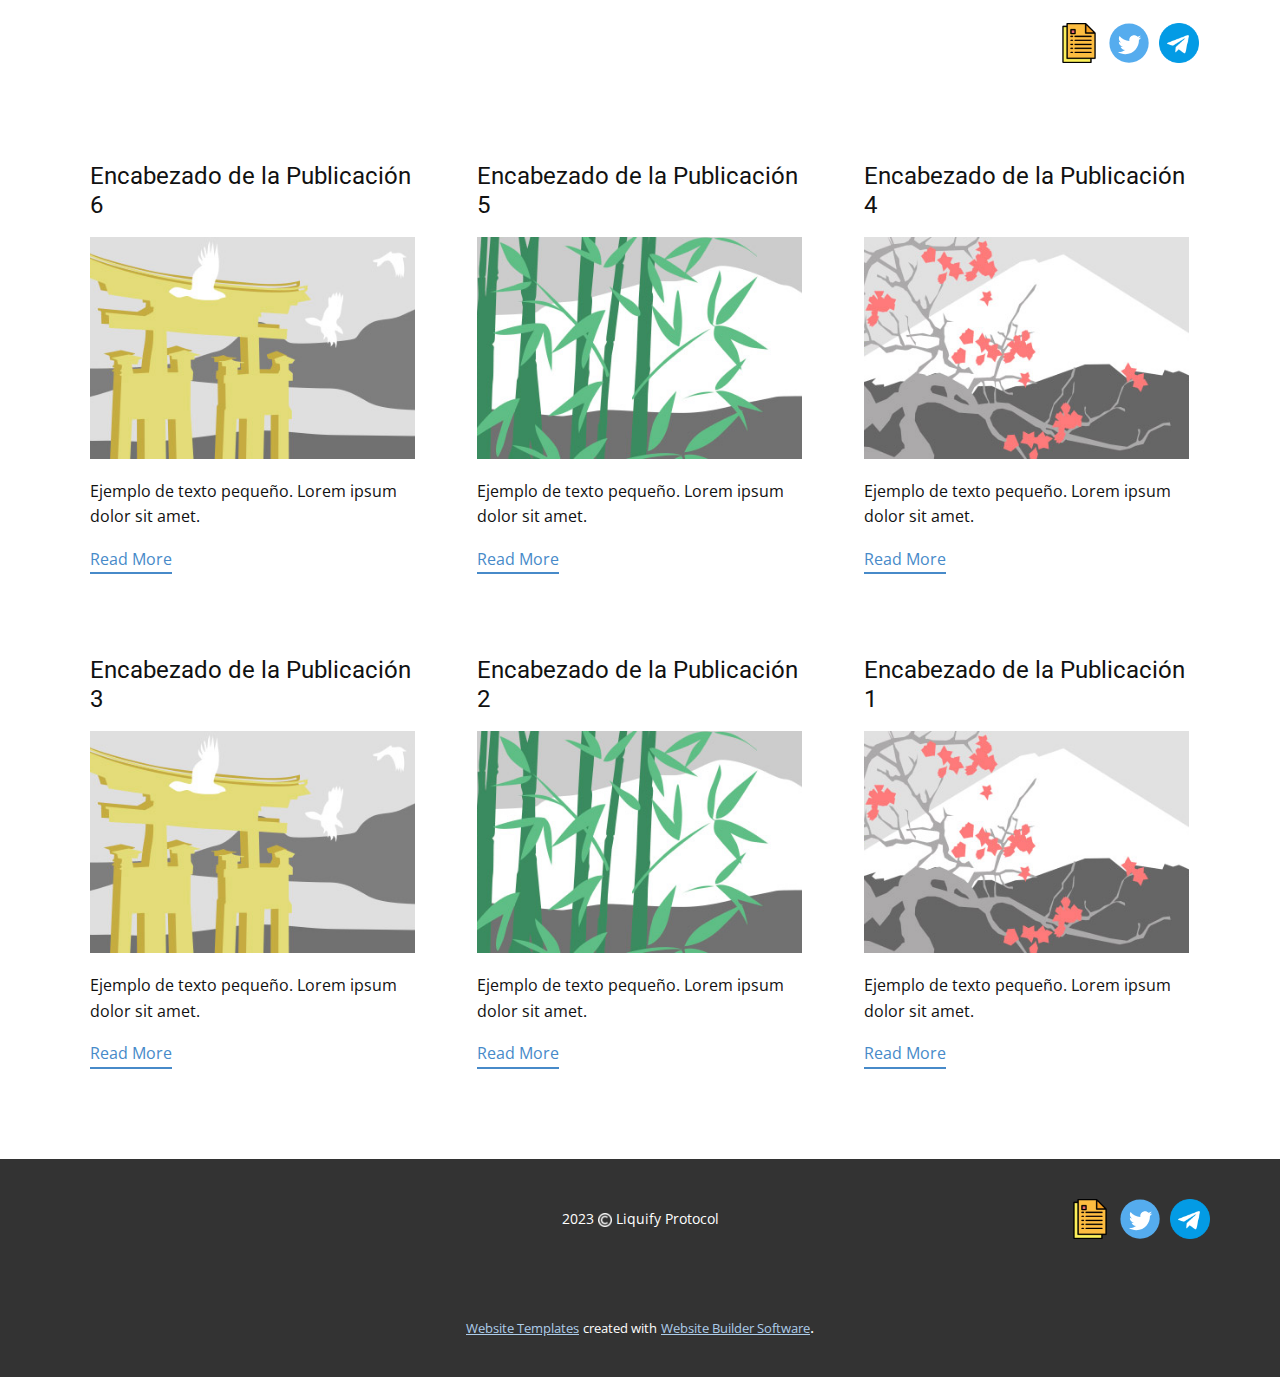
<file: blog/blog.html>
<!DOCTYPE html>
<html style="font-size: 16px;" lang="es"><head>
    <meta name="viewport" content="width=device-width, initial-scale=1.0">
    <meta charset="utf-8">
    <meta name="keywords" content="">
    <meta name="description" content="">
    <title>Blog Template</title>
    <link rel="stylesheet" href="../nicepage.css" media="screen">
<link rel="stylesheet" href="../Blog-Template.css" media="screen">
    <script class="u-script" type="text/javascript" src="../jquery.js" defer=""></script>
    <script class="u-script" type="text/javascript" src="../nicepage.js" defer=""></script>
    <meta name="generator" content="Nicepage 5.3.2, nicepage.com">
    <link id="u-theme-google-font" rel="stylesheet" href="https://fonts.googleapis.com/css?family=Roboto:100,100i,300,300i,400,400i,500,500i,700,700i,900,900i|Open+Sans:300,300i,400,400i,500,500i,600,600i,700,700i,800,800i">
    
    
    <script type="application/ld+json">{
		"@context": "http://schema.org",
		"@type": "Organization",
		"name": "",
		"sameAs": [
				"https://liquify-protocol.gitbook.io/liquify-protocol/",
				"https://twitter.com/LiquifyProtocol",
				"https://t.me/liquifychannel",
				"https://liquify-protocol.gitbook.io/liquify-protocol/",
				"https://twitter.com/LiquifyProtocol",
				"https://t.me/liquifychannel"
		]
}</script>
    <meta name="theme-color" content="#478ac9">
    <meta name="twitter:site" content="@">
    <meta name="twitter:card" content="summary_large_image">
    <meta name="twitter:title" content="Blog Template">
    <meta name="twitter:description" content="">
  </head>
  <body class="u-body u-xl-mode" data-lang="es"><header class="u-align-center-sm u-align-center-xs u-clearfix u-header u-header" id="sec-0c4f"><div class="u-clearfix u-sheet u-sheet-1">
        <div class="u-social-icons u-spacing-10 u-social-icons-1">
          <a class="u-social-url" title="docs" target="_blank" href="https://liquify-protocol.gitbook.io/liquify-protocol/"><span class="u-file-icon u-icon u-social-facebook u-social-icon u-icon-1"><img src="../images/887997.png" alt=""></span>
          </a>
          <a class="u-social-url" title="twitter" target="_blank" href="https://twitter.com/LiquifyProtocol"><span class="u-icon u-social-icon u-social-twitter u-icon-2"><svg class="u-svg-link" preserveAspectRatio="xMidYMin slice" viewBox="0 0 112 112" style=""><use xmlns:xlink="http://www.w3.org/1999/xlink" xlink:href="#svg-85ee"></use></svg><svg class="u-svg-content" viewBox="0 0 112 112" x="0" y="0" id="svg-85ee"><circle fill="currentColor" class="st0" cx="56.1" cy="56.1" r="55"></circle><path fill="#FFFFFF" d="M83.8,47.3c0,0.6,0,1.2,0,1.7c0,17.7-13.5,38.2-38.2,38.2C38,87.2,31,85,25,81.2c1,0.1,2.1,0.2,3.2,0.2
      c6.3,0,12.1-2.1,16.7-5.7c-5.9-0.1-10.8-4-12.5-9.3c0.8,0.2,1.7,0.2,2.5,0.2c1.2,0,2.4-0.2,3.5-0.5c-6.1-1.2-10.8-6.7-10.8-13.1
      c0-0.1,0-0.1,0-0.2c1.8,1,3.9,1.6,6.1,1.7c-3.6-2.4-6-6.5-6-11.2c0-2.5,0.7-4.8,1.8-6.7c6.6,8.1,16.5,13.5,27.6,14
      c-0.2-1-0.3-2-0.3-3.1c0-7.4,6-13.4,13.4-13.4c3.9,0,7.3,1.6,9.8,4.2c3.1-0.6,5.9-1.7,8.5-3.3c-1,3.1-3.1,5.8-5.9,7.4
      c2.7-0.3,5.3-1,7.7-2.1C88.7,43,86.4,45.4,83.8,47.3z"></path></svg></span>
          </a>
          <a class="u-social-url" title="Telegram" target="_blank" href="https://t.me/liquifychannel"><span class="u-file-icon u-icon u-social-icon u-social-instagram u-icon-3"><img src="../images/2111646.png" alt=""></span>
          </a>
        </div>
      </div></header>
    <section class="u-clearfix u-section-1" id="sec-0a6b">
      <div class="u-clearfix u-sheet u-valign-middle u-sheet-1"><!--blog--><!--blog_options_json--><!--{"type":"Recent","source":"","tags":"","count":""}--><!--/blog_options_json-->
        <div class="u-blog u-expanded-width u-repeater u-repeater-1"><!--blog_post-->
          <div class="u-blog-post u-container-style u-repeater-item u-white u-repeater-item-1">
            <div class="u-container-layout u-similar-container u-valign-top u-container-layout-1"><!--blog_post_header-->
              <h4 class="u-blog-control u-text u-text-1">
                <a class="u-post-header-link" href="../blog/enviar-5.html">Encabezado de la Publicación 6</a>
              </h4><!--/blog_post_header--><!--blog_post_image-->
              <a class="u-post-header-link" href="../blog/enviar-5.html"><img alt="" class="u-blog-control u-expanded-width u-image u-image-default u-image-1" src="../images/8ad73f3c.jpeg"></a><!--/blog_post_image--><!--blog_post_content-->
              <div class="u-blog-control u-post-content u-text u-text-2 fr-view">Ejemplo de texto pequeño. Lorem ipsum dolor sit amet.</div><!--/blog_post_content--><!--blog_post_readmore-->
              <a href="../blog/enviar-5.html" class="u-blog-control u-border-2 u-border-palette-1-base u-btn u-btn-rectangle u-button-style u-none u-btn-1"><!--blog_post_readmore_content--><!--options_json--><!--{"content":"Read More","defaultValue":"Lee mas"}--><!--/options_json-->Read More<!--/blog_post_readmore_content--></a><!--/blog_post_readmore-->
            </div>
          </div><div class="u-blog-post u-container-style u-repeater-item u-video-cover u-white">
            <div class="u-container-layout u-similar-container u-valign-top u-container-layout-2"><!--blog_post_header-->
              <h4 class="u-blog-control u-text u-text-3">
                <a class="u-post-header-link" href="../blog/enviar-4.html">Encabezado de la Publicación 5</a>
              </h4><!--/blog_post_header--><!--blog_post_image-->
              <a class="u-post-header-link" href="../blog/enviar-4.html"><img alt="" class="u-blog-control u-expanded-width u-image u-image-default u-image-2" src="../images/68f64b9d.jpeg"></a><!--/blog_post_image--><!--blog_post_content-->
              <div class="u-blog-control u-post-content u-text u-text-4 fr-view">Ejemplo de texto pequeño. Lorem ipsum dolor sit amet.</div><!--/blog_post_content--><!--blog_post_readmore-->
              <a href="../blog/enviar-4.html" class="u-blog-control u-border-2 u-border-palette-1-base u-btn u-btn-rectangle u-button-style u-none u-btn-2"><!--blog_post_readmore_content--><!--options_json--><!--{"content":"Read More","defaultValue":"Lee mas"}--><!--/options_json-->Read More<!--/blog_post_readmore_content--></a><!--/blog_post_readmore-->
            </div>
          </div><div class="u-blog-post u-container-style u-repeater-item u-video-cover u-white">
            <div class="u-container-layout u-similar-container u-valign-top u-container-layout-3"><!--blog_post_header-->
              <h4 class="u-blog-control u-text u-text-5">
                <a class="u-post-header-link" href="../blog/enviar-3.html">Encabezado de la Publicación 4</a>
              </h4><!--/blog_post_header--><!--blog_post_image-->
              <a class="u-post-header-link" href="../blog/enviar-3.html"><img alt="" class="u-blog-control u-expanded-width u-image u-image-default u-image-3" src="../images/0fd3416c.jpeg"></a><!--/blog_post_image--><!--blog_post_content-->
              <div class="u-blog-control u-post-content u-text u-text-6 fr-view">Ejemplo de texto pequeño. Lorem ipsum dolor sit amet.</div><!--/blog_post_content--><!--blog_post_readmore-->
              <a href="../blog/enviar-3.html" class="u-blog-control u-border-2 u-border-palette-1-base u-btn u-btn-rectangle u-button-style u-none u-btn-3"><!--blog_post_readmore_content--><!--options_json--><!--{"content":"Read More","defaultValue":"Lee mas"}--><!--/options_json-->Read More<!--/blog_post_readmore_content--></a><!--/blog_post_readmore-->
            </div>
          </div><div class="u-blog-post u-container-style u-repeater-item u-white u-repeater-item-1">
            <div class="u-container-layout u-similar-container u-valign-top u-container-layout-1"><!--blog_post_header-->
              <h4 class="u-blog-control u-text u-text-1">
                <a class="u-post-header-link" href="../blog/enviar-2.html">Encabezado de la Publicación 3</a>
              </h4><!--/blog_post_header--><!--blog_post_image-->
              <a class="u-post-header-link" href="../blog/enviar-2.html"><img alt="" class="u-blog-control u-expanded-width u-image u-image-default u-image-1" src="../images/8ad73f3c.jpeg"></a><!--/blog_post_image--><!--blog_post_content-->
              <div class="u-blog-control u-post-content u-text u-text-2 fr-view">Ejemplo de texto pequeño. Lorem ipsum dolor sit amet.</div><!--/blog_post_content--><!--blog_post_readmore-->
              <a href="../blog/enviar-2.html" class="u-blog-control u-border-2 u-border-palette-1-base u-btn u-btn-rectangle u-button-style u-none u-btn-1"><!--blog_post_readmore_content--><!--options_json--><!--{"content":"Read More","defaultValue":"Lee mas"}--><!--/options_json-->Read More<!--/blog_post_readmore_content--></a><!--/blog_post_readmore-->
            </div>
          </div><div class="u-blog-post u-container-style u-repeater-item u-video-cover u-white">
            <div class="u-container-layout u-similar-container u-valign-top u-container-layout-2"><!--blog_post_header-->
              <h4 class="u-blog-control u-text u-text-3">
                <a class="u-post-header-link" href="../blog/enviar-1.html">Encabezado de la Publicación 2</a>
              </h4><!--/blog_post_header--><!--blog_post_image-->
              <a class="u-post-header-link" href="../blog/enviar-1.html"><img alt="" class="u-blog-control u-expanded-width u-image u-image-default u-image-2" src="../images/68f64b9d.jpeg"></a><!--/blog_post_image--><!--blog_post_content-->
              <div class="u-blog-control u-post-content u-text u-text-4 fr-view">Ejemplo de texto pequeño. Lorem ipsum dolor sit amet.</div><!--/blog_post_content--><!--blog_post_readmore-->
              <a href="../blog/enviar-1.html" class="u-blog-control u-border-2 u-border-palette-1-base u-btn u-btn-rectangle u-button-style u-none u-btn-2"><!--blog_post_readmore_content--><!--options_json--><!--{"content":"Read More","defaultValue":"Lee mas"}--><!--/options_json-->Read More<!--/blog_post_readmore_content--></a><!--/blog_post_readmore-->
            </div>
          </div><div class="u-blog-post u-container-style u-repeater-item u-video-cover u-white">
            <div class="u-container-layout u-similar-container u-valign-top u-container-layout-3"><!--blog_post_header-->
              <h4 class="u-blog-control u-text u-text-5">
                <a class="u-post-header-link" href="../blog/enviar.html">Encabezado de la Publicación 1</a>
              </h4><!--/blog_post_header--><!--blog_post_image-->
              <a class="u-post-header-link" href="../blog/enviar.html"><img alt="" class="u-blog-control u-expanded-width u-image u-image-default u-image-3" src="../images/0fd3416c.jpeg"></a><!--/blog_post_image--><!--blog_post_content-->
              <div class="u-blog-control u-post-content u-text u-text-6 fr-view">Ejemplo de texto pequeño. Lorem ipsum dolor sit amet.</div><!--/blog_post_content--><!--blog_post_readmore-->
              <a href="../blog/enviar.html" class="u-blog-control u-border-2 u-border-palette-1-base u-btn u-btn-rectangle u-button-style u-none u-btn-3"><!--blog_post_readmore_content--><!--options_json--><!--{"content":"Read More","defaultValue":"Lee mas"}--><!--/options_json-->Read More<!--/blog_post_readmore_content--></a><!--/blog_post_readmore-->
            </div>
          </div><!--/blog_post--><!--blog_post-->
          <!--/blog_post--><!--blog_post-->
          <!--/blog_post-->
        </div><!--/blog-->
      </div>
    </section>
    
    
    <footer class="u-align-center u-clearfix u-footer u-grey-80 u-footer" id="sec-d3b9"><div class="u-clearfix u-sheet u-sheet-1">
        <p class="u-small-text u-text u-text-variant u-text-1">2023&nbsp;<span class="u-file-icon u-icon u-text-white"><img src="../images/3489550-a26b4853.png" alt=""></span> Liquify Protocol
        </p>
        <div class="u-social-icons u-spacing-10 u-social-icons-1">
          <a class="u-social-url" title="docs" target="_blank" href="https://liquify-protocol.gitbook.io/liquify-protocol/"><span class="u-file-icon u-icon u-social-facebook u-social-icon u-icon-2"><img src="../images/887997.png" alt=""></span>
          </a>
          <a class="u-social-url" title="twitter" target="_blank" href="https://twitter.com/LiquifyProtocol"><span class="u-icon u-social-icon u-social-twitter u-icon-3"><svg class="u-svg-link" preserveAspectRatio="xMidYMin slice" viewBox="0 0 112 112" style=""><use xmlns:xlink="http://www.w3.org/1999/xlink" xlink:href="#svg-a770"></use></svg><svg class="u-svg-content" viewBox="0 0 112 112" x="0" y="0" id="svg-a770"><circle fill="currentColor" class="st0" cx="56.1" cy="56.1" r="55"></circle><path fill="#FFFFFF" d="M83.8,47.3c0,0.6,0,1.2,0,1.7c0,17.7-13.5,38.2-38.2,38.2C38,87.2,31,85,25,81.2c1,0.1,2.1,0.2,3.2,0.2
      c6.3,0,12.1-2.1,16.7-5.7c-5.9-0.1-10.8-4-12.5-9.3c0.8,0.2,1.7,0.2,2.5,0.2c1.2,0,2.4-0.2,3.5-0.5c-6.1-1.2-10.8-6.7-10.8-13.1
      c0-0.1,0-0.1,0-0.2c1.8,1,3.9,1.6,6.1,1.7c-3.6-2.4-6-6.5-6-11.2c0-2.5,0.7-4.8,1.8-6.7c6.6,8.1,16.5,13.5,27.6,14
      c-0.2-1-0.3-2-0.3-3.1c0-7.4,6-13.4,13.4-13.4c3.9,0,7.3,1.6,9.8,4.2c3.1-0.6,5.9-1.7,8.5-3.3c-1,3.1-3.1,5.8-5.9,7.4
      c2.7-0.3,5.3-1,7.7-2.1C88.7,43,86.4,45.4,83.8,47.3z"></path></svg></span>
          </a>
          <a class="u-social-url" title="Telegram" target="_blank" href="https://t.me/liquifychannel"><span class="u-file-icon u-icon u-social-icon u-social-instagram u-icon-4"><img src="../images/2111646.png" alt=""></span>
          </a>
        </div>
      </div></footer>
    <section class="u-backlink u-clearfix u-grey-80">
      <a class="u-link" href="https://nicepage.com/website-templates" target="_blank">
        <span>Website Templates</span>
      </a>
      <p class="u-text">
        <span>created with</span>
      </p>
      <a class="u-link" href="" target="_blank">
        <span>Website Builder Software</span>
      </a>. 
    </section>
  
</body></html>
</file>
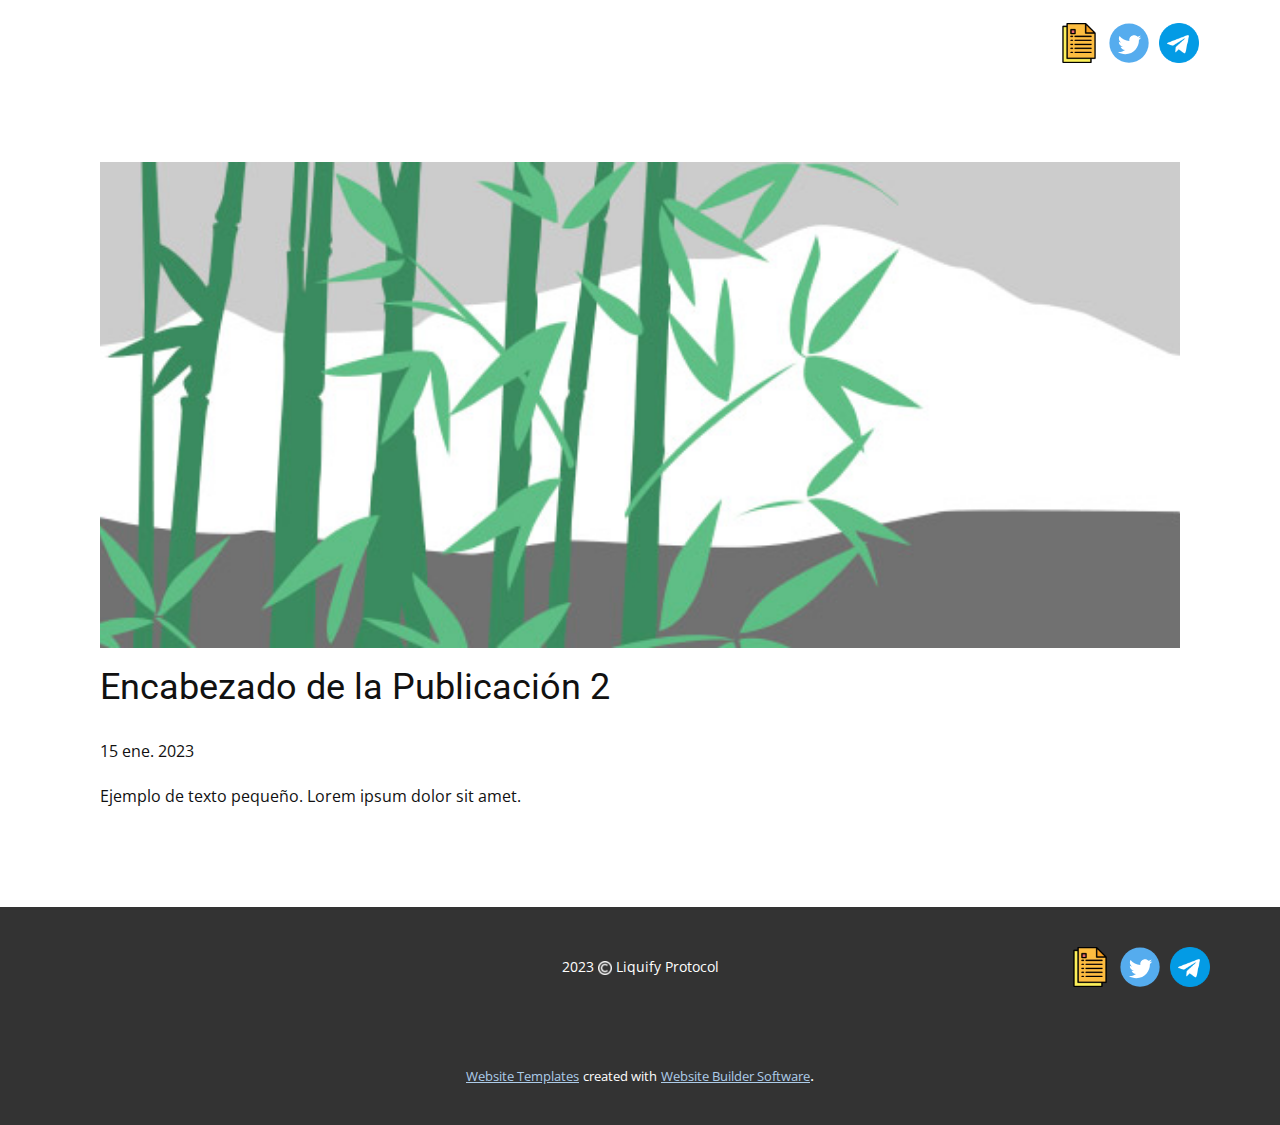
<file: blog/enviar-1.html>
<!DOCTYPE html>
<html style="font-size: 16px;" lang="es"><head>
    <meta name="viewport" content="width=device-width, initial-scale=1.0">
    <meta charset="utf-8">
    <meta name="keywords" content="Encabezado de la Publicación 1">
    <meta name="description" content="">
    <title>Encabezado de la Publicación 2</title>
    <link rel="stylesheet" href="../nicepage.css" media="screen">
<link rel="stylesheet" href="../Post-Template.css" media="screen">
    <script class="u-script" type="text/javascript" src="../jquery.js" defer=""></script>
    <script class="u-script" type="text/javascript" src="../nicepage.js" defer=""></script>
    <meta name="generator" content="Nicepage 5.3.2, nicepage.com">
    <link id="u-theme-google-font" rel="stylesheet" href="https://fonts.googleapis.com/css?family=Roboto:100,100i,300,300i,400,400i,500,500i,700,700i,900,900i|Open+Sans:300,300i,400,400i,500,500i,600,600i,700,700i,800,800i">
    
    
    <script type="application/ld+json">{
		"@context": "http://schema.org",
		"@type": "Organization",
		"name": "",
		"sameAs": [
				"https://liquify-protocol.gitbook.io/liquify-protocol/",
				"https://twitter.com/LiquifyProtocol",
				"https://t.me/liquifychannel",
				"https://liquify-protocol.gitbook.io/liquify-protocol/",
				"https://twitter.com/LiquifyProtocol",
				"https://t.me/liquifychannel"
		]
}</script>
    <meta name="theme-color" content="#478ac9">
    <meta name="twitter:site" content="@">
    <meta name="twitter:card" content="summary_large_image">
    <meta name="twitter:title" content="Post Template">
    <meta name="twitter:description" content="">
  </head>
  <body class="u-body u-xl-mode" data-lang="es"><header class="u-align-center-sm u-align-center-xs u-clearfix u-header u-header" id="sec-0c4f"><div class="u-clearfix u-sheet u-sheet-1">
        <div class="u-social-icons u-spacing-10 u-social-icons-1">
          <a class="u-social-url" title="docs" target="_blank" href="https://liquify-protocol.gitbook.io/liquify-protocol/"><span class="u-file-icon u-icon u-social-facebook u-social-icon u-icon-1"><img src="../images/887997.png" alt=""></span>
          </a>
          <a class="u-social-url" title="twitter" target="_blank" href="https://twitter.com/LiquifyProtocol"><span class="u-icon u-social-icon u-social-twitter u-icon-2"><svg class="u-svg-link" preserveAspectRatio="xMidYMin slice" viewBox="0 0 112 112" style=""><use xmlns:xlink="http://www.w3.org/1999/xlink" xlink:href="#svg-85ee"></use></svg><svg class="u-svg-content" viewBox="0 0 112 112" x="0" y="0" id="svg-85ee"><circle fill="currentColor" class="st0" cx="56.1" cy="56.1" r="55"></circle><path fill="#FFFFFF" d="M83.8,47.3c0,0.6,0,1.2,0,1.7c0,17.7-13.5,38.2-38.2,38.2C38,87.2,31,85,25,81.2c1,0.1,2.1,0.2,3.2,0.2
      c6.3,0,12.1-2.1,16.7-5.7c-5.9-0.1-10.8-4-12.5-9.3c0.8,0.2,1.7,0.2,2.5,0.2c1.2,0,2.4-0.2,3.5-0.5c-6.1-1.2-10.8-6.7-10.8-13.1
      c0-0.1,0-0.1,0-0.2c1.8,1,3.9,1.6,6.1,1.7c-3.6-2.4-6-6.5-6-11.2c0-2.5,0.7-4.8,1.8-6.7c6.6,8.1,16.5,13.5,27.6,14
      c-0.2-1-0.3-2-0.3-3.1c0-7.4,6-13.4,13.4-13.4c3.9,0,7.3,1.6,9.8,4.2c3.1-0.6,5.9-1.7,8.5-3.3c-1,3.1-3.1,5.8-5.9,7.4
      c2.7-0.3,5.3-1,7.7-2.1C88.7,43,86.4,45.4,83.8,47.3z"></path></svg></span>
          </a>
          <a class="u-social-url" title="Telegram" target="_blank" href="https://t.me/liquifychannel"><span class="u-file-icon u-icon u-social-icon u-social-instagram u-icon-3"><img src="../images/2111646.png" alt=""></span>
          </a>
        </div>
      </div></header>
    <section class="u-align-center u-clearfix u-section-1" id="sec-58b8">
      <div class="u-clearfix u-sheet u-valign-middle-md u-valign-middle-sm u-valign-middle-xs u-sheet-1"><!--post_details--><!--post_details_options_json--><!--{"source":""}--><!--/post_details_options_json--><!--blog_post-->
        <div class="u-container-style u-expanded-width u-post-details u-post-details-1">
          <div class="u-container-layout u-valign-middle u-container-layout-1"><!--blog_post_image-->
            <img alt="" class="u-blog-control u-expanded-width u-image u-image-default u-image-1" src="../images/68f64b9d.jpeg"><!--/blog_post_image--><!--blog_post_header-->
            <h2 class="u-blog-control u-text u-text-1">Encabezado de la Publicación 2</h2><!--/blog_post_header--><!--blog_post_metadata-->
            <div class="u-blog-control u-metadata u-metadata-1"><!--blog_post_metadata_date-->
              <span class="u-meta-date u-meta-icon">15 ene. 2023</span><!--/blog_post_metadata_date--><!--blog_post_metadata_category-->
              <!--/blog_post_metadata_category--><!--blog_post_metadata_comments-->
              <!--/blog_post_metadata_comments-->
            </div><!--/blog_post_metadata--><!--blog_post_content-->
            <div class="u-align-justify u-blog-control u-post-content u-text u-text-2 fr-view">
  Ejemplo de texto pequeño. Lorem ipsum dolor sit amet.
  </div><!--/blog_post_content-->
          </div>
        </div><!--/blog_post--><!--/post_details-->
      </div>
    </section>
    
    
    <footer class="u-align-center u-clearfix u-footer u-grey-80 u-footer" id="sec-d3b9"><div class="u-clearfix u-sheet u-sheet-1">
        <p class="u-small-text u-text u-text-variant u-text-1">2023&nbsp;<span class="u-file-icon u-icon u-text-white"><img src="../images/3489550-a26b4853.png" alt=""></span> Liquify Protocol
        </p>
        <div class="u-social-icons u-spacing-10 u-social-icons-1">
          <a class="u-social-url" title="docs" target="_blank" href="https://liquify-protocol.gitbook.io/liquify-protocol/"><span class="u-file-icon u-icon u-social-facebook u-social-icon u-icon-2"><img src="../images/887997.png" alt=""></span>
          </a>
          <a class="u-social-url" title="twitter" target="_blank" href="https://twitter.com/LiquifyProtocol"><span class="u-icon u-social-icon u-social-twitter u-icon-3"><svg class="u-svg-link" preserveAspectRatio="xMidYMin slice" viewBox="0 0 112 112" style=""><use xmlns:xlink="http://www.w3.org/1999/xlink" xlink:href="#svg-a770"></use></svg><svg class="u-svg-content" viewBox="0 0 112 112" x="0" y="0" id="svg-a770"><circle fill="currentColor" class="st0" cx="56.1" cy="56.1" r="55"></circle><path fill="#FFFFFF" d="M83.8,47.3c0,0.6,0,1.2,0,1.7c0,17.7-13.5,38.2-38.2,38.2C38,87.2,31,85,25,81.2c1,0.1,2.1,0.2,3.2,0.2
      c6.3,0,12.1-2.1,16.7-5.7c-5.9-0.1-10.8-4-12.5-9.3c0.8,0.2,1.7,0.2,2.5,0.2c1.2,0,2.4-0.2,3.5-0.5c-6.1-1.2-10.8-6.7-10.8-13.1
      c0-0.1,0-0.1,0-0.2c1.8,1,3.9,1.6,6.1,1.7c-3.6-2.4-6-6.5-6-11.2c0-2.5,0.7-4.8,1.8-6.7c6.6,8.1,16.5,13.5,27.6,14
      c-0.2-1-0.3-2-0.3-3.1c0-7.4,6-13.4,13.4-13.4c3.9,0,7.3,1.6,9.8,4.2c3.1-0.6,5.9-1.7,8.5-3.3c-1,3.1-3.1,5.8-5.9,7.4
      c2.7-0.3,5.3-1,7.7-2.1C88.7,43,86.4,45.4,83.8,47.3z"></path></svg></span>
          </a>
          <a class="u-social-url" title="Telegram" target="_blank" href="https://t.me/liquifychannel"><span class="u-file-icon u-icon u-social-icon u-social-instagram u-icon-4"><img src="../images/2111646.png" alt=""></span>
          </a>
        </div>
      </div></footer>
    <section class="u-backlink u-clearfix u-grey-80">
      <a class="u-link" href="https://nicepage.com/website-templates" target="_blank">
        <span>Website Templates</span>
      </a>
      <p class="u-text">
        <span>created with</span>
      </p>
      <a class="u-link" href="" target="_blank">
        <span>Website Builder Software</span>
      </a>. 
    </section>
  
</body></html>
</file>
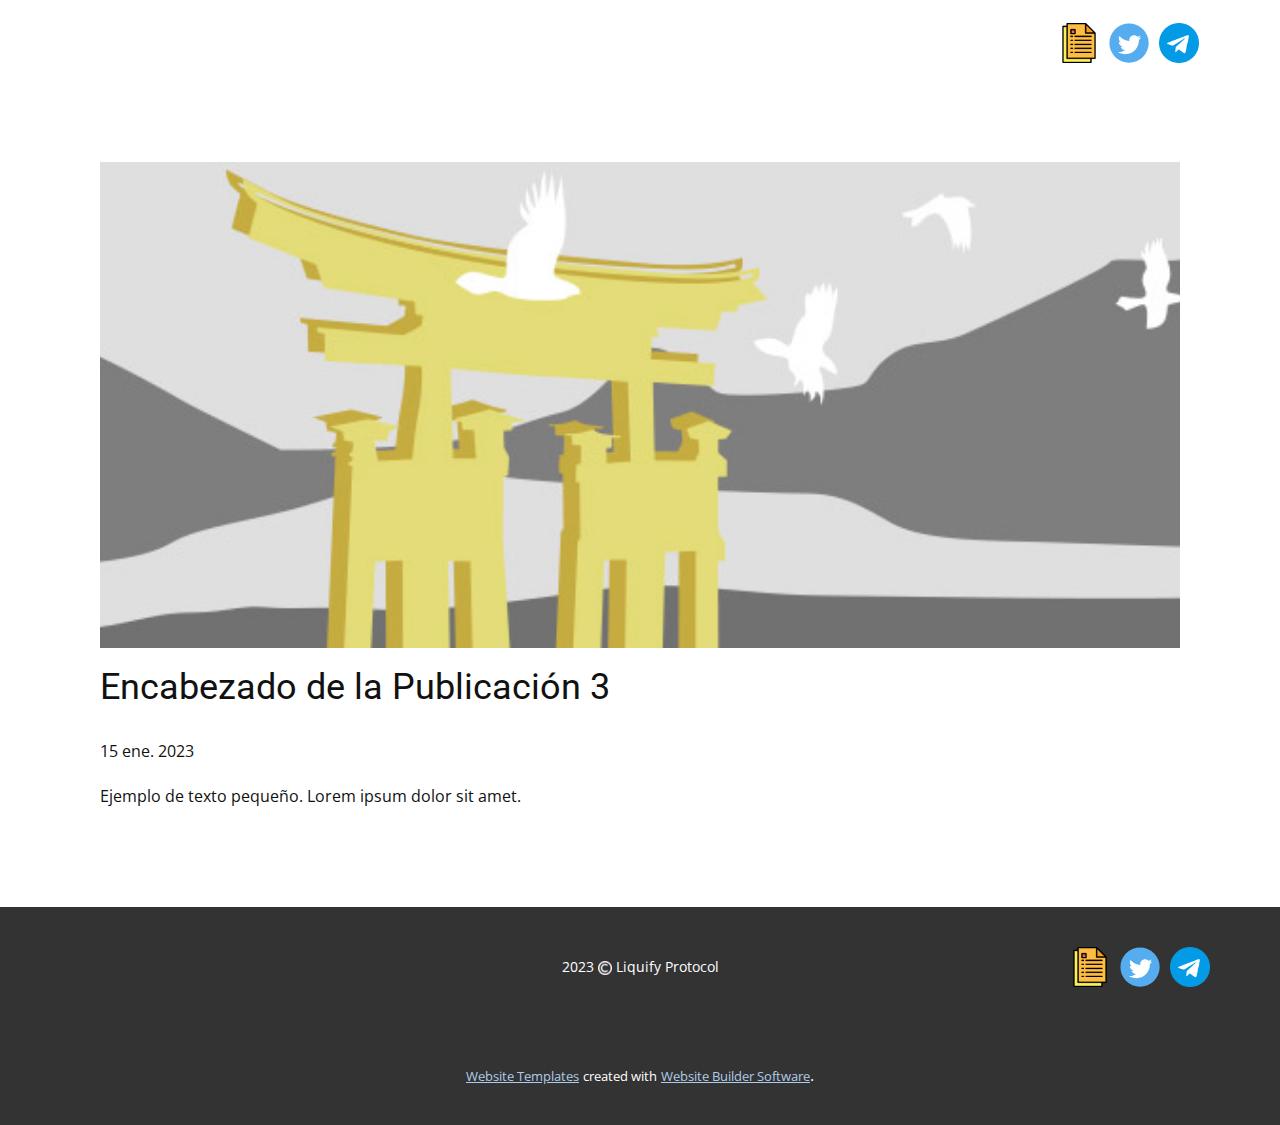
<file: blog/enviar-2.html>
<!DOCTYPE html>
<html style="font-size: 16px;" lang="es"><head>
    <meta name="viewport" content="width=device-width, initial-scale=1.0">
    <meta charset="utf-8">
    <meta name="keywords" content="Encabezado de la Publicación 1">
    <meta name="description" content="">
    <title>Encabezado de la Publicación 3</title>
    <link rel="stylesheet" href="../nicepage.css" media="screen">
<link rel="stylesheet" href="../Post-Template.css" media="screen">
    <script class="u-script" type="text/javascript" src="../jquery.js" defer=""></script>
    <script class="u-script" type="text/javascript" src="../nicepage.js" defer=""></script>
    <meta name="generator" content="Nicepage 5.3.2, nicepage.com">
    <link id="u-theme-google-font" rel="stylesheet" href="https://fonts.googleapis.com/css?family=Roboto:100,100i,300,300i,400,400i,500,500i,700,700i,900,900i|Open+Sans:300,300i,400,400i,500,500i,600,600i,700,700i,800,800i">
    
    
    <script type="application/ld+json">{
		"@context": "http://schema.org",
		"@type": "Organization",
		"name": "",
		"sameAs": [
				"https://liquify-protocol.gitbook.io/liquify-protocol/",
				"https://twitter.com/LiquifyProtocol",
				"https://t.me/liquifychannel",
				"https://liquify-protocol.gitbook.io/liquify-protocol/",
				"https://twitter.com/LiquifyProtocol",
				"https://t.me/liquifychannel"
		]
}</script>
    <meta name="theme-color" content="#478ac9">
    <meta name="twitter:site" content="@">
    <meta name="twitter:card" content="summary_large_image">
    <meta name="twitter:title" content="Post Template">
    <meta name="twitter:description" content="">
  </head>
  <body class="u-body u-xl-mode" data-lang="es"><header class="u-align-center-sm u-align-center-xs u-clearfix u-header u-header" id="sec-0c4f"><div class="u-clearfix u-sheet u-sheet-1">
        <div class="u-social-icons u-spacing-10 u-social-icons-1">
          <a class="u-social-url" title="docs" target="_blank" href="https://liquify-protocol.gitbook.io/liquify-protocol/"><span class="u-file-icon u-icon u-social-facebook u-social-icon u-icon-1"><img src="../images/887997.png" alt=""></span>
          </a>
          <a class="u-social-url" title="twitter" target="_blank" href="https://twitter.com/LiquifyProtocol"><span class="u-icon u-social-icon u-social-twitter u-icon-2"><svg class="u-svg-link" preserveAspectRatio="xMidYMin slice" viewBox="0 0 112 112" style=""><use xmlns:xlink="http://www.w3.org/1999/xlink" xlink:href="#svg-85ee"></use></svg><svg class="u-svg-content" viewBox="0 0 112 112" x="0" y="0" id="svg-85ee"><circle fill="currentColor" class="st0" cx="56.1" cy="56.1" r="55"></circle><path fill="#FFFFFF" d="M83.8,47.3c0,0.6,0,1.2,0,1.7c0,17.7-13.5,38.2-38.2,38.2C38,87.2,31,85,25,81.2c1,0.1,2.1,0.2,3.2,0.2
      c6.3,0,12.1-2.1,16.7-5.7c-5.9-0.1-10.8-4-12.5-9.3c0.8,0.2,1.7,0.2,2.5,0.2c1.2,0,2.4-0.2,3.5-0.5c-6.1-1.2-10.8-6.7-10.8-13.1
      c0-0.1,0-0.1,0-0.2c1.8,1,3.9,1.6,6.1,1.7c-3.6-2.4-6-6.5-6-11.2c0-2.5,0.7-4.8,1.8-6.7c6.6,8.1,16.5,13.5,27.6,14
      c-0.2-1-0.3-2-0.3-3.1c0-7.4,6-13.4,13.4-13.4c3.9,0,7.3,1.6,9.8,4.2c3.1-0.6,5.9-1.7,8.5-3.3c-1,3.1-3.1,5.8-5.9,7.4
      c2.7-0.3,5.3-1,7.7-2.1C88.7,43,86.4,45.4,83.8,47.3z"></path></svg></span>
          </a>
          <a class="u-social-url" title="Telegram" target="_blank" href="https://t.me/liquifychannel"><span class="u-file-icon u-icon u-social-icon u-social-instagram u-icon-3"><img src="../images/2111646.png" alt=""></span>
          </a>
        </div>
      </div></header>
    <section class="u-align-center u-clearfix u-section-1" id="sec-58b8">
      <div class="u-clearfix u-sheet u-valign-middle-md u-valign-middle-sm u-valign-middle-xs u-sheet-1"><!--post_details--><!--post_details_options_json--><!--{"source":""}--><!--/post_details_options_json--><!--blog_post-->
        <div class="u-container-style u-expanded-width u-post-details u-post-details-1">
          <div class="u-container-layout u-valign-middle u-container-layout-1"><!--blog_post_image-->
            <img alt="" class="u-blog-control u-expanded-width u-image u-image-default u-image-1" src="../images/8ad73f3c.jpeg"><!--/blog_post_image--><!--blog_post_header-->
            <h2 class="u-blog-control u-text u-text-1">Encabezado de la Publicación 3</h2><!--/blog_post_header--><!--blog_post_metadata-->
            <div class="u-blog-control u-metadata u-metadata-1"><!--blog_post_metadata_date-->
              <span class="u-meta-date u-meta-icon">15 ene. 2023</span><!--/blog_post_metadata_date--><!--blog_post_metadata_category-->
              <!--/blog_post_metadata_category--><!--blog_post_metadata_comments-->
              <!--/blog_post_metadata_comments-->
            </div><!--/blog_post_metadata--><!--blog_post_content-->
            <div class="u-align-justify u-blog-control u-post-content u-text u-text-2 fr-view">
  Ejemplo de texto pequeño. Lorem ipsum dolor sit amet.
  </div><!--/blog_post_content-->
          </div>
        </div><!--/blog_post--><!--/post_details-->
      </div>
    </section>
    
    
    <footer class="u-align-center u-clearfix u-footer u-grey-80 u-footer" id="sec-d3b9"><div class="u-clearfix u-sheet u-sheet-1">
        <p class="u-small-text u-text u-text-variant u-text-1">2023&nbsp;<span class="u-file-icon u-icon u-text-white"><img src="../images/3489550-a26b4853.png" alt=""></span> Liquify Protocol
        </p>
        <div class="u-social-icons u-spacing-10 u-social-icons-1">
          <a class="u-social-url" title="docs" target="_blank" href="https://liquify-protocol.gitbook.io/liquify-protocol/"><span class="u-file-icon u-icon u-social-facebook u-social-icon u-icon-2"><img src="../images/887997.png" alt=""></span>
          </a>
          <a class="u-social-url" title="twitter" target="_blank" href="https://twitter.com/LiquifyProtocol"><span class="u-icon u-social-icon u-social-twitter u-icon-3"><svg class="u-svg-link" preserveAspectRatio="xMidYMin slice" viewBox="0 0 112 112" style=""><use xmlns:xlink="http://www.w3.org/1999/xlink" xlink:href="#svg-a770"></use></svg><svg class="u-svg-content" viewBox="0 0 112 112" x="0" y="0" id="svg-a770"><circle fill="currentColor" class="st0" cx="56.1" cy="56.1" r="55"></circle><path fill="#FFFFFF" d="M83.8,47.3c0,0.6,0,1.2,0,1.7c0,17.7-13.5,38.2-38.2,38.2C38,87.2,31,85,25,81.2c1,0.1,2.1,0.2,3.2,0.2
      c6.3,0,12.1-2.1,16.7-5.7c-5.9-0.1-10.8-4-12.5-9.3c0.8,0.2,1.7,0.2,2.5,0.2c1.2,0,2.4-0.2,3.5-0.5c-6.1-1.2-10.8-6.7-10.8-13.1
      c0-0.1,0-0.1,0-0.2c1.8,1,3.9,1.6,6.1,1.7c-3.6-2.4-6-6.5-6-11.2c0-2.5,0.7-4.8,1.8-6.7c6.6,8.1,16.5,13.5,27.6,14
      c-0.2-1-0.3-2-0.3-3.1c0-7.4,6-13.4,13.4-13.4c3.9,0,7.3,1.6,9.8,4.2c3.1-0.6,5.9-1.7,8.5-3.3c-1,3.1-3.1,5.8-5.9,7.4
      c2.7-0.3,5.3-1,7.7-2.1C88.7,43,86.4,45.4,83.8,47.3z"></path></svg></span>
          </a>
          <a class="u-social-url" title="Telegram" target="_blank" href="https://t.me/liquifychannel"><span class="u-file-icon u-icon u-social-icon u-social-instagram u-icon-4"><img src="../images/2111646.png" alt=""></span>
          </a>
        </div>
      </div></footer>
    <section class="u-backlink u-clearfix u-grey-80">
      <a class="u-link" href="https://nicepage.com/website-templates" target="_blank">
        <span>Website Templates</span>
      </a>
      <p class="u-text">
        <span>created with</span>
      </p>
      <a class="u-link" href="" target="_blank">
        <span>Website Builder Software</span>
      </a>. 
    </section>
  
</body></html>
</file>
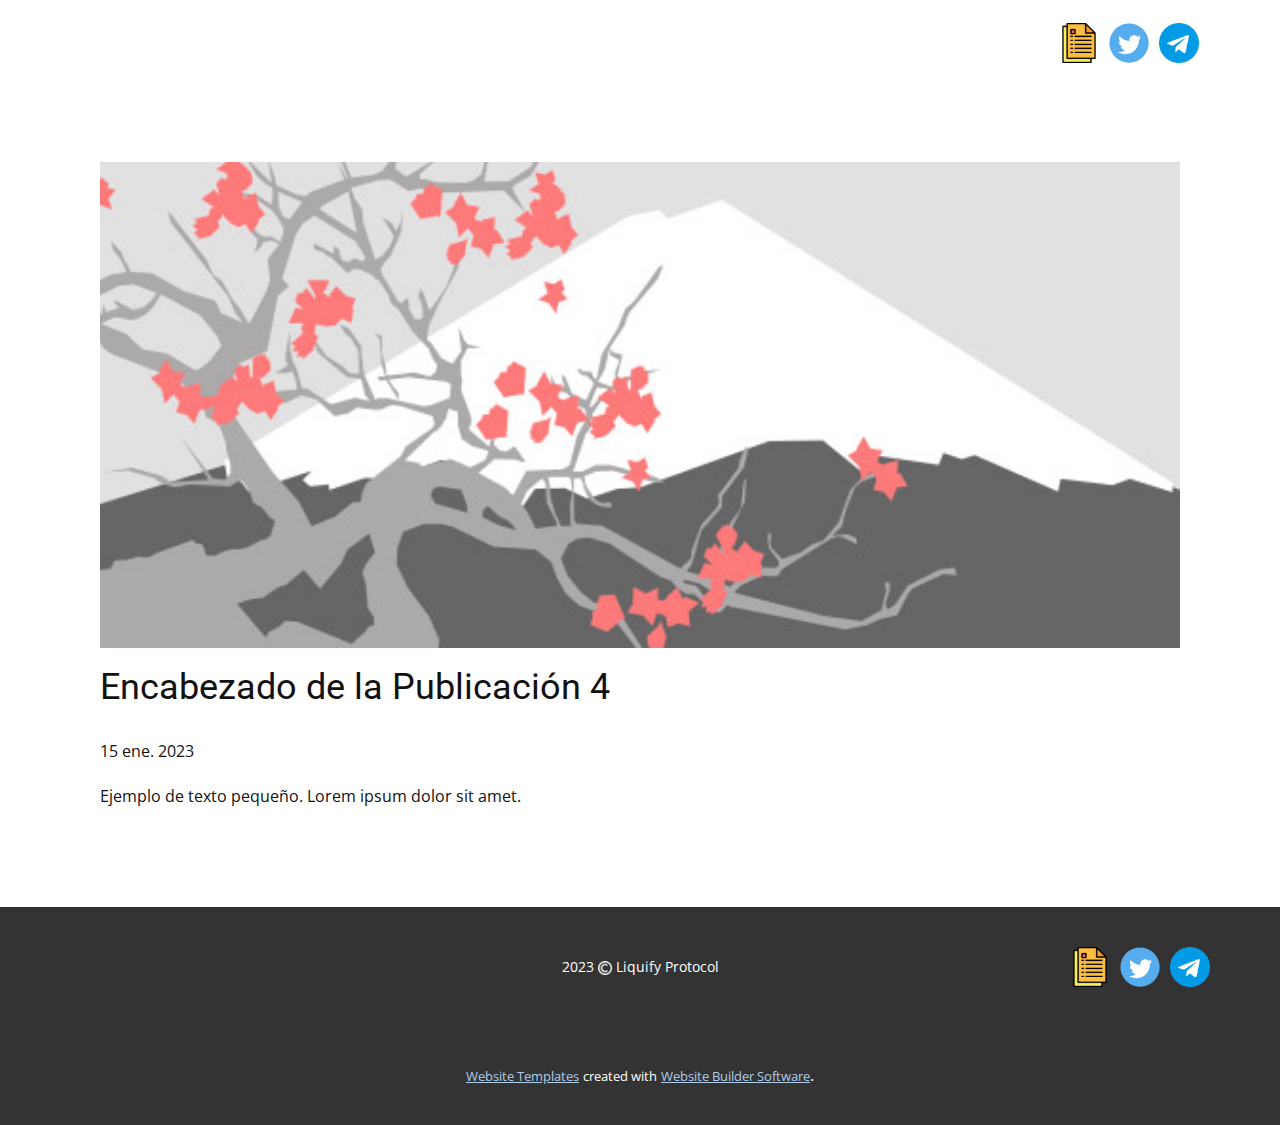
<file: blog/enviar-3.html>
<!DOCTYPE html>
<html style="font-size: 16px;" lang="es"><head>
    <meta name="viewport" content="width=device-width, initial-scale=1.0">
    <meta charset="utf-8">
    <meta name="keywords" content="Encabezado de la Publicación 1">
    <meta name="description" content="">
    <title>Encabezado de la Publicación 4</title>
    <link rel="stylesheet" href="../nicepage.css" media="screen">
<link rel="stylesheet" href="../Post-Template.css" media="screen">
    <script class="u-script" type="text/javascript" src="../jquery.js" defer=""></script>
    <script class="u-script" type="text/javascript" src="../nicepage.js" defer=""></script>
    <meta name="generator" content="Nicepage 5.3.2, nicepage.com">
    <link id="u-theme-google-font" rel="stylesheet" href="https://fonts.googleapis.com/css?family=Roboto:100,100i,300,300i,400,400i,500,500i,700,700i,900,900i|Open+Sans:300,300i,400,400i,500,500i,600,600i,700,700i,800,800i">
    
    
    <script type="application/ld+json">{
		"@context": "http://schema.org",
		"@type": "Organization",
		"name": "",
		"sameAs": [
				"https://liquify-protocol.gitbook.io/liquify-protocol/",
				"https://twitter.com/LiquifyProtocol",
				"https://t.me/liquifychannel",
				"https://liquify-protocol.gitbook.io/liquify-protocol/",
				"https://twitter.com/LiquifyProtocol",
				"https://t.me/liquifychannel"
		]
}</script>
    <meta name="theme-color" content="#478ac9">
    <meta name="twitter:site" content="@">
    <meta name="twitter:card" content="summary_large_image">
    <meta name="twitter:title" content="Post Template">
    <meta name="twitter:description" content="">
  </head>
  <body class="u-body u-xl-mode" data-lang="es"><header class="u-align-center-sm u-align-center-xs u-clearfix u-header u-header" id="sec-0c4f"><div class="u-clearfix u-sheet u-sheet-1">
        <div class="u-social-icons u-spacing-10 u-social-icons-1">
          <a class="u-social-url" title="docs" target="_blank" href="https://liquify-protocol.gitbook.io/liquify-protocol/"><span class="u-file-icon u-icon u-social-facebook u-social-icon u-icon-1"><img src="../images/887997.png" alt=""></span>
          </a>
          <a class="u-social-url" title="twitter" target="_blank" href="https://twitter.com/LiquifyProtocol"><span class="u-icon u-social-icon u-social-twitter u-icon-2"><svg class="u-svg-link" preserveAspectRatio="xMidYMin slice" viewBox="0 0 112 112" style=""><use xmlns:xlink="http://www.w3.org/1999/xlink" xlink:href="#svg-85ee"></use></svg><svg class="u-svg-content" viewBox="0 0 112 112" x="0" y="0" id="svg-85ee"><circle fill="currentColor" class="st0" cx="56.1" cy="56.1" r="55"></circle><path fill="#FFFFFF" d="M83.8,47.3c0,0.6,0,1.2,0,1.7c0,17.7-13.5,38.2-38.2,38.2C38,87.2,31,85,25,81.2c1,0.1,2.1,0.2,3.2,0.2
      c6.3,0,12.1-2.1,16.7-5.7c-5.9-0.1-10.8-4-12.5-9.3c0.8,0.2,1.7,0.2,2.5,0.2c1.2,0,2.4-0.2,3.5-0.5c-6.1-1.2-10.8-6.7-10.8-13.1
      c0-0.1,0-0.1,0-0.2c1.8,1,3.9,1.6,6.1,1.7c-3.6-2.4-6-6.5-6-11.2c0-2.5,0.7-4.8,1.8-6.7c6.6,8.1,16.5,13.5,27.6,14
      c-0.2-1-0.3-2-0.3-3.1c0-7.4,6-13.4,13.4-13.4c3.9,0,7.3,1.6,9.8,4.2c3.1-0.6,5.9-1.7,8.5-3.3c-1,3.1-3.1,5.8-5.9,7.4
      c2.7-0.3,5.3-1,7.7-2.1C88.7,43,86.4,45.4,83.8,47.3z"></path></svg></span>
          </a>
          <a class="u-social-url" title="Telegram" target="_blank" href="https://t.me/liquifychannel"><span class="u-file-icon u-icon u-social-icon u-social-instagram u-icon-3"><img src="../images/2111646.png" alt=""></span>
          </a>
        </div>
      </div></header>
    <section class="u-align-center u-clearfix u-section-1" id="sec-58b8">
      <div class="u-clearfix u-sheet u-valign-middle-md u-valign-middle-sm u-valign-middle-xs u-sheet-1"><!--post_details--><!--post_details_options_json--><!--{"source":""}--><!--/post_details_options_json--><!--blog_post-->
        <div class="u-container-style u-expanded-width u-post-details u-post-details-1">
          <div class="u-container-layout u-valign-middle u-container-layout-1"><!--blog_post_image-->
            <img alt="" class="u-blog-control u-expanded-width u-image u-image-default u-image-1" src="../images/0fd3416c.jpeg"><!--/blog_post_image--><!--blog_post_header-->
            <h2 class="u-blog-control u-text u-text-1">Encabezado de la Publicación 4</h2><!--/blog_post_header--><!--blog_post_metadata-->
            <div class="u-blog-control u-metadata u-metadata-1"><!--blog_post_metadata_date-->
              <span class="u-meta-date u-meta-icon">15 ene. 2023</span><!--/blog_post_metadata_date--><!--blog_post_metadata_category-->
              <!--/blog_post_metadata_category--><!--blog_post_metadata_comments-->
              <!--/blog_post_metadata_comments-->
            </div><!--/blog_post_metadata--><!--blog_post_content-->
            <div class="u-align-justify u-blog-control u-post-content u-text u-text-2 fr-view">
  Ejemplo de texto pequeño. Lorem ipsum dolor sit amet.
  </div><!--/blog_post_content-->
          </div>
        </div><!--/blog_post--><!--/post_details-->
      </div>
    </section>
    
    
    <footer class="u-align-center u-clearfix u-footer u-grey-80 u-footer" id="sec-d3b9"><div class="u-clearfix u-sheet u-sheet-1">
        <p class="u-small-text u-text u-text-variant u-text-1">2023&nbsp;<span class="u-file-icon u-icon u-text-white"><img src="../images/3489550-a26b4853.png" alt=""></span> Liquify Protocol
        </p>
        <div class="u-social-icons u-spacing-10 u-social-icons-1">
          <a class="u-social-url" title="docs" target="_blank" href="https://liquify-protocol.gitbook.io/liquify-protocol/"><span class="u-file-icon u-icon u-social-facebook u-social-icon u-icon-2"><img src="../images/887997.png" alt=""></span>
          </a>
          <a class="u-social-url" title="twitter" target="_blank" href="https://twitter.com/LiquifyProtocol"><span class="u-icon u-social-icon u-social-twitter u-icon-3"><svg class="u-svg-link" preserveAspectRatio="xMidYMin slice" viewBox="0 0 112 112" style=""><use xmlns:xlink="http://www.w3.org/1999/xlink" xlink:href="#svg-a770"></use></svg><svg class="u-svg-content" viewBox="0 0 112 112" x="0" y="0" id="svg-a770"><circle fill="currentColor" class="st0" cx="56.1" cy="56.1" r="55"></circle><path fill="#FFFFFF" d="M83.8,47.3c0,0.6,0,1.2,0,1.7c0,17.7-13.5,38.2-38.2,38.2C38,87.2,31,85,25,81.2c1,0.1,2.1,0.2,3.2,0.2
      c6.3,0,12.1-2.1,16.7-5.7c-5.9-0.1-10.8-4-12.5-9.3c0.8,0.2,1.7,0.2,2.5,0.2c1.2,0,2.4-0.2,3.5-0.5c-6.1-1.2-10.8-6.7-10.8-13.1
      c0-0.1,0-0.1,0-0.2c1.8,1,3.9,1.6,6.1,1.7c-3.6-2.4-6-6.5-6-11.2c0-2.5,0.7-4.8,1.8-6.7c6.6,8.1,16.5,13.5,27.6,14
      c-0.2-1-0.3-2-0.3-3.1c0-7.4,6-13.4,13.4-13.4c3.9,0,7.3,1.6,9.8,4.2c3.1-0.6,5.9-1.7,8.5-3.3c-1,3.1-3.1,5.8-5.9,7.4
      c2.7-0.3,5.3-1,7.7-2.1C88.7,43,86.4,45.4,83.8,47.3z"></path></svg></span>
          </a>
          <a class="u-social-url" title="Telegram" target="_blank" href="https://t.me/liquifychannel"><span class="u-file-icon u-icon u-social-icon u-social-instagram u-icon-4"><img src="../images/2111646.png" alt=""></span>
          </a>
        </div>
      </div></footer>
    <section class="u-backlink u-clearfix u-grey-80">
      <a class="u-link" href="https://nicepage.com/website-templates" target="_blank">
        <span>Website Templates</span>
      </a>
      <p class="u-text">
        <span>created with</span>
      </p>
      <a class="u-link" href="" target="_blank">
        <span>Website Builder Software</span>
      </a>. 
    </section>
  
</body></html>
</file>
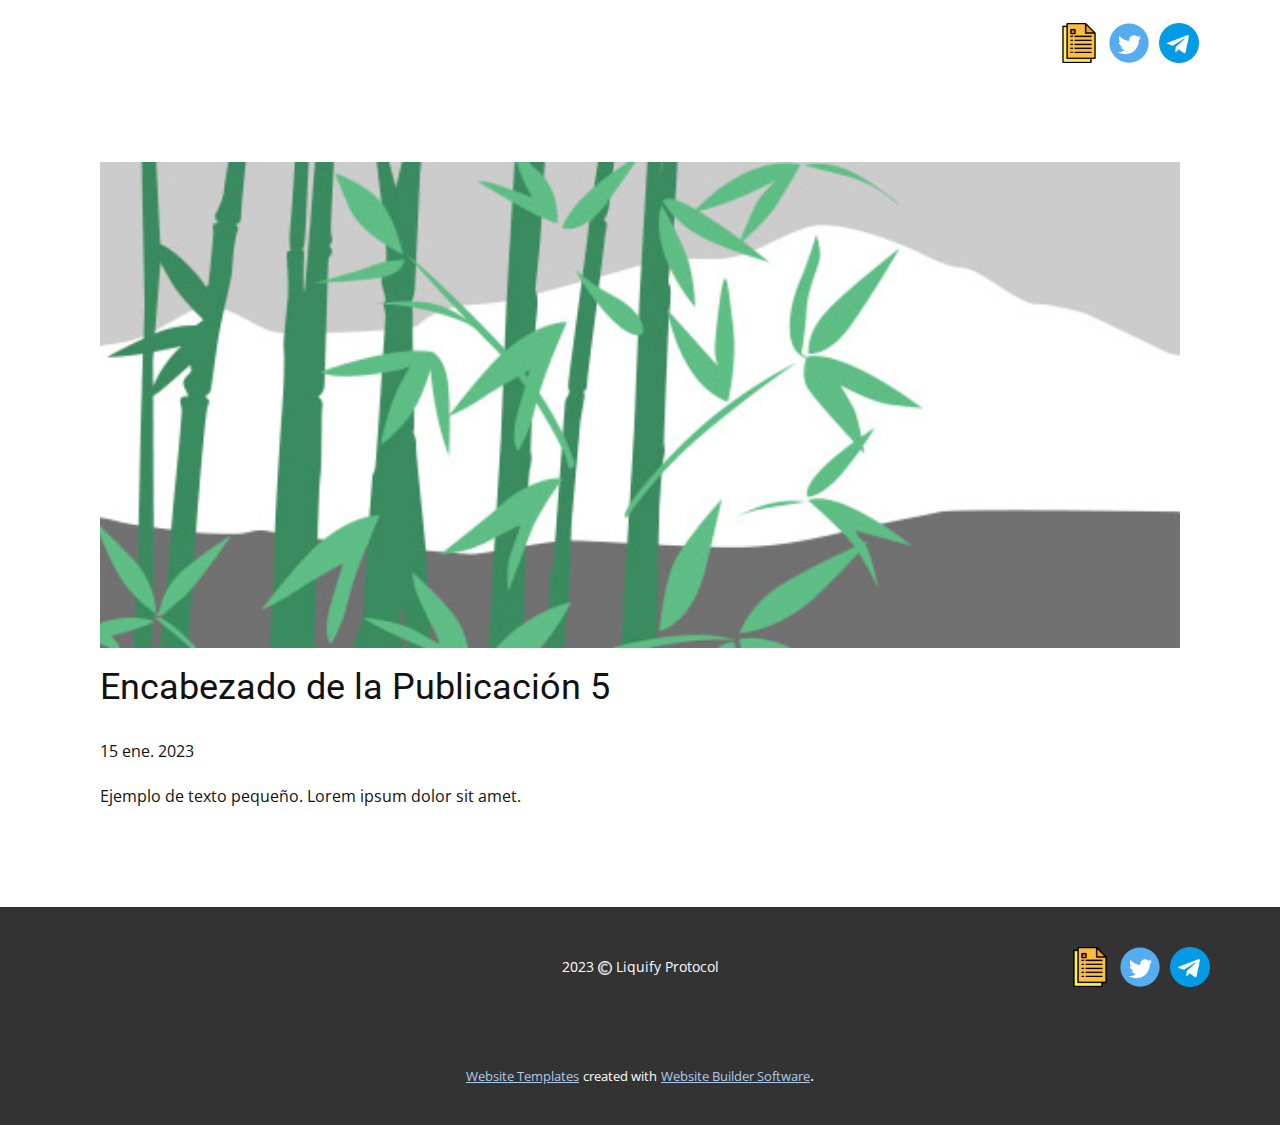
<file: blog/enviar-4.html>
<!DOCTYPE html>
<html style="font-size: 16px;" lang="es"><head>
    <meta name="viewport" content="width=device-width, initial-scale=1.0">
    <meta charset="utf-8">
    <meta name="keywords" content="Encabezado de la Publicación 1">
    <meta name="description" content="">
    <title>Encabezado de la Publicación 5</title>
    <link rel="stylesheet" href="../nicepage.css" media="screen">
<link rel="stylesheet" href="../Post-Template.css" media="screen">
    <script class="u-script" type="text/javascript" src="../jquery.js" defer=""></script>
    <script class="u-script" type="text/javascript" src="../nicepage.js" defer=""></script>
    <meta name="generator" content="Nicepage 5.3.2, nicepage.com">
    <link id="u-theme-google-font" rel="stylesheet" href="https://fonts.googleapis.com/css?family=Roboto:100,100i,300,300i,400,400i,500,500i,700,700i,900,900i|Open+Sans:300,300i,400,400i,500,500i,600,600i,700,700i,800,800i">
    
    
    <script type="application/ld+json">{
		"@context": "http://schema.org",
		"@type": "Organization",
		"name": "",
		"sameAs": [
				"https://liquify-protocol.gitbook.io/liquify-protocol/",
				"https://twitter.com/LiquifyProtocol",
				"https://t.me/liquifychannel",
				"https://liquify-protocol.gitbook.io/liquify-protocol/",
				"https://twitter.com/LiquifyProtocol",
				"https://t.me/liquifychannel"
		]
}</script>
    <meta name="theme-color" content="#478ac9">
    <meta name="twitter:site" content="@">
    <meta name="twitter:card" content="summary_large_image">
    <meta name="twitter:title" content="Post Template">
    <meta name="twitter:description" content="">
  </head>
  <body class="u-body u-xl-mode" data-lang="es"><header class="u-align-center-sm u-align-center-xs u-clearfix u-header u-header" id="sec-0c4f"><div class="u-clearfix u-sheet u-sheet-1">
        <div class="u-social-icons u-spacing-10 u-social-icons-1">
          <a class="u-social-url" title="docs" target="_blank" href="https://liquify-protocol.gitbook.io/liquify-protocol/"><span class="u-file-icon u-icon u-social-facebook u-social-icon u-icon-1"><img src="../images/887997.png" alt=""></span>
          </a>
          <a class="u-social-url" title="twitter" target="_blank" href="https://twitter.com/LiquifyProtocol"><span class="u-icon u-social-icon u-social-twitter u-icon-2"><svg class="u-svg-link" preserveAspectRatio="xMidYMin slice" viewBox="0 0 112 112" style=""><use xmlns:xlink="http://www.w3.org/1999/xlink" xlink:href="#svg-85ee"></use></svg><svg class="u-svg-content" viewBox="0 0 112 112" x="0" y="0" id="svg-85ee"><circle fill="currentColor" class="st0" cx="56.1" cy="56.1" r="55"></circle><path fill="#FFFFFF" d="M83.8,47.3c0,0.6,0,1.2,0,1.7c0,17.7-13.5,38.2-38.2,38.2C38,87.2,31,85,25,81.2c1,0.1,2.1,0.2,3.2,0.2
      c6.3,0,12.1-2.1,16.7-5.7c-5.9-0.1-10.8-4-12.5-9.3c0.8,0.2,1.7,0.2,2.5,0.2c1.2,0,2.4-0.2,3.5-0.5c-6.1-1.2-10.8-6.7-10.8-13.1
      c0-0.1,0-0.1,0-0.2c1.8,1,3.9,1.6,6.1,1.7c-3.6-2.4-6-6.5-6-11.2c0-2.5,0.7-4.8,1.8-6.7c6.6,8.1,16.5,13.5,27.6,14
      c-0.2-1-0.3-2-0.3-3.1c0-7.4,6-13.4,13.4-13.4c3.9,0,7.3,1.6,9.8,4.2c3.1-0.6,5.9-1.7,8.5-3.3c-1,3.1-3.1,5.8-5.9,7.4
      c2.7-0.3,5.3-1,7.7-2.1C88.7,43,86.4,45.4,83.8,47.3z"></path></svg></span>
          </a>
          <a class="u-social-url" title="Telegram" target="_blank" href="https://t.me/liquifychannel"><span class="u-file-icon u-icon u-social-icon u-social-instagram u-icon-3"><img src="../images/2111646.png" alt=""></span>
          </a>
        </div>
      </div></header>
    <section class="u-align-center u-clearfix u-section-1" id="sec-58b8">
      <div class="u-clearfix u-sheet u-valign-middle-md u-valign-middle-sm u-valign-middle-xs u-sheet-1"><!--post_details--><!--post_details_options_json--><!--{"source":""}--><!--/post_details_options_json--><!--blog_post-->
        <div class="u-container-style u-expanded-width u-post-details u-post-details-1">
          <div class="u-container-layout u-valign-middle u-container-layout-1"><!--blog_post_image-->
            <img alt="" class="u-blog-control u-expanded-width u-image u-image-default u-image-1" src="../images/68f64b9d.jpeg"><!--/blog_post_image--><!--blog_post_header-->
            <h2 class="u-blog-control u-text u-text-1">Encabezado de la Publicación 5</h2><!--/blog_post_header--><!--blog_post_metadata-->
            <div class="u-blog-control u-metadata u-metadata-1"><!--blog_post_metadata_date-->
              <span class="u-meta-date u-meta-icon">15 ene. 2023</span><!--/blog_post_metadata_date--><!--blog_post_metadata_category-->
              <!--/blog_post_metadata_category--><!--blog_post_metadata_comments-->
              <!--/blog_post_metadata_comments-->
            </div><!--/blog_post_metadata--><!--blog_post_content-->
            <div class="u-align-justify u-blog-control u-post-content u-text u-text-2 fr-view">
  Ejemplo de texto pequeño. Lorem ipsum dolor sit amet.
  </div><!--/blog_post_content-->
          </div>
        </div><!--/blog_post--><!--/post_details-->
      </div>
    </section>
    
    
    <footer class="u-align-center u-clearfix u-footer u-grey-80 u-footer" id="sec-d3b9"><div class="u-clearfix u-sheet u-sheet-1">
        <p class="u-small-text u-text u-text-variant u-text-1">2023&nbsp;<span class="u-file-icon u-icon u-text-white"><img src="../images/3489550-a26b4853.png" alt=""></span> Liquify Protocol
        </p>
        <div class="u-social-icons u-spacing-10 u-social-icons-1">
          <a class="u-social-url" title="docs" target="_blank" href="https://liquify-protocol.gitbook.io/liquify-protocol/"><span class="u-file-icon u-icon u-social-facebook u-social-icon u-icon-2"><img src="../images/887997.png" alt=""></span>
          </a>
          <a class="u-social-url" title="twitter" target="_blank" href="https://twitter.com/LiquifyProtocol"><span class="u-icon u-social-icon u-social-twitter u-icon-3"><svg class="u-svg-link" preserveAspectRatio="xMidYMin slice" viewBox="0 0 112 112" style=""><use xmlns:xlink="http://www.w3.org/1999/xlink" xlink:href="#svg-a770"></use></svg><svg class="u-svg-content" viewBox="0 0 112 112" x="0" y="0" id="svg-a770"><circle fill="currentColor" class="st0" cx="56.1" cy="56.1" r="55"></circle><path fill="#FFFFFF" d="M83.8,47.3c0,0.6,0,1.2,0,1.7c0,17.7-13.5,38.2-38.2,38.2C38,87.2,31,85,25,81.2c1,0.1,2.1,0.2,3.2,0.2
      c6.3,0,12.1-2.1,16.7-5.7c-5.9-0.1-10.8-4-12.5-9.3c0.8,0.2,1.7,0.2,2.5,0.2c1.2,0,2.4-0.2,3.5-0.5c-6.1-1.2-10.8-6.7-10.8-13.1
      c0-0.1,0-0.1,0-0.2c1.8,1,3.9,1.6,6.1,1.7c-3.6-2.4-6-6.5-6-11.2c0-2.5,0.7-4.8,1.8-6.7c6.6,8.1,16.5,13.5,27.6,14
      c-0.2-1-0.3-2-0.3-3.1c0-7.4,6-13.4,13.4-13.4c3.9,0,7.3,1.6,9.8,4.2c3.1-0.6,5.9-1.7,8.5-3.3c-1,3.1-3.1,5.8-5.9,7.4
      c2.7-0.3,5.3-1,7.7-2.1C88.7,43,86.4,45.4,83.8,47.3z"></path></svg></span>
          </a>
          <a class="u-social-url" title="Telegram" target="_blank" href="https://t.me/liquifychannel"><span class="u-file-icon u-icon u-social-icon u-social-instagram u-icon-4"><img src="../images/2111646.png" alt=""></span>
          </a>
        </div>
      </div></footer>
    <section class="u-backlink u-clearfix u-grey-80">
      <a class="u-link" href="https://nicepage.com/website-templates" target="_blank">
        <span>Website Templates</span>
      </a>
      <p class="u-text">
        <span>created with</span>
      </p>
      <a class="u-link" href="" target="_blank">
        <span>Website Builder Software</span>
      </a>. 
    </section>
  
</body></html>
</file>
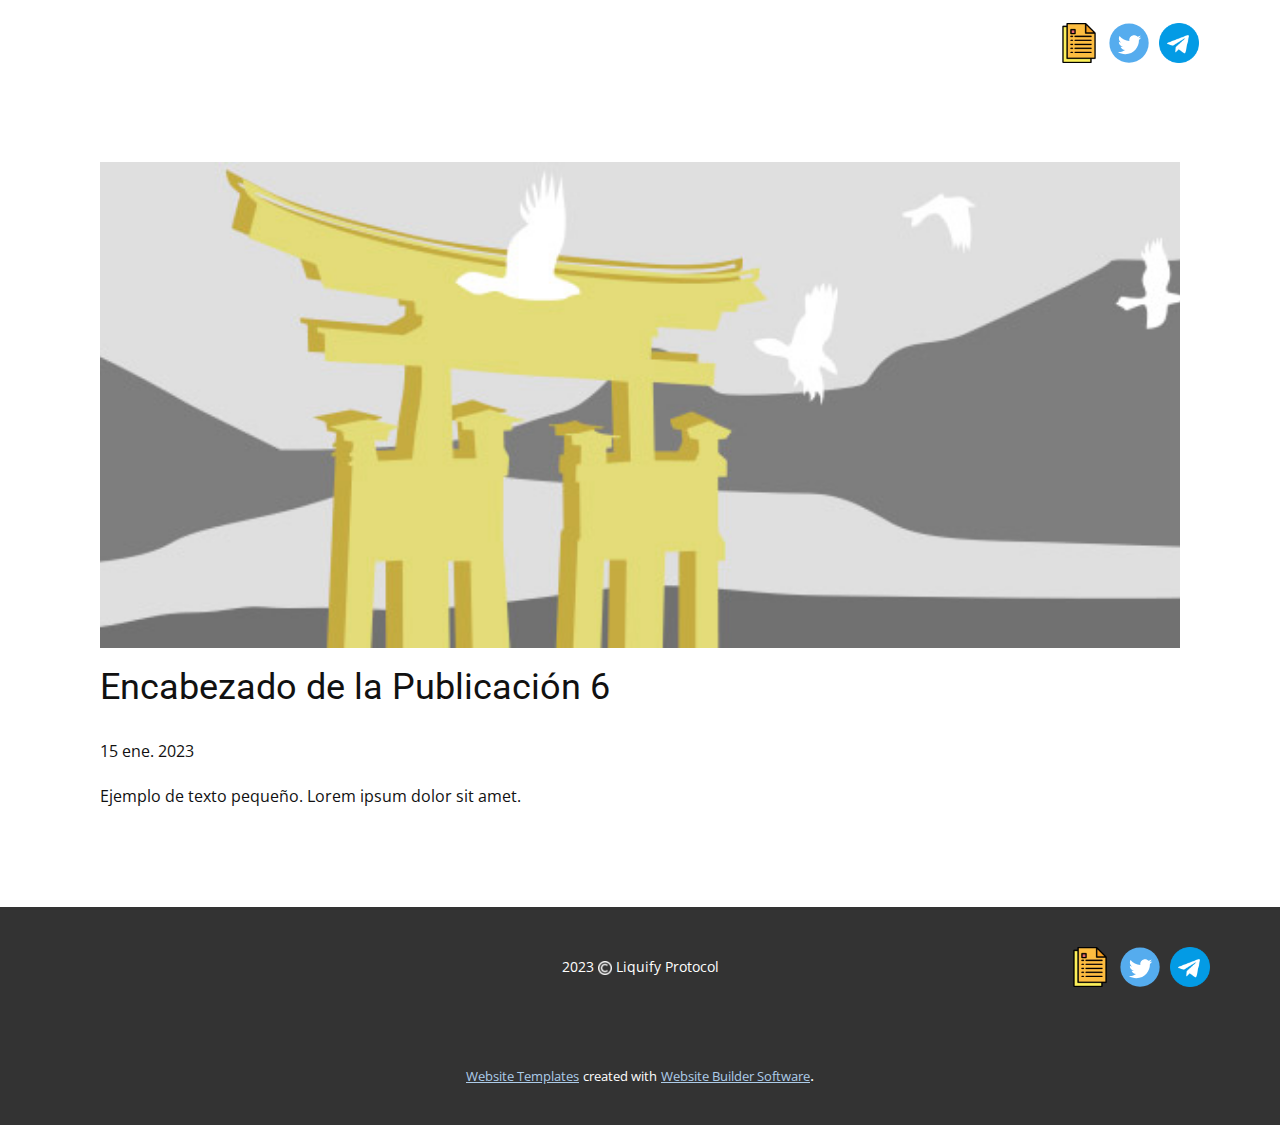
<file: blog/enviar-5.html>
<!DOCTYPE html>
<html style="font-size: 16px;" lang="es"><head>
    <meta name="viewport" content="width=device-width, initial-scale=1.0">
    <meta charset="utf-8">
    <meta name="keywords" content="Encabezado de la Publicación 1">
    <meta name="description" content="">
    <title>Encabezado de la Publicación 6</title>
    <link rel="stylesheet" href="../nicepage.css" media="screen">
<link rel="stylesheet" href="../Post-Template.css" media="screen">
    <script class="u-script" type="text/javascript" src="../jquery.js" defer=""></script>
    <script class="u-script" type="text/javascript" src="../nicepage.js" defer=""></script>
    <meta name="generator" content="Nicepage 5.3.2, nicepage.com">
    <link id="u-theme-google-font" rel="stylesheet" href="https://fonts.googleapis.com/css?family=Roboto:100,100i,300,300i,400,400i,500,500i,700,700i,900,900i|Open+Sans:300,300i,400,400i,500,500i,600,600i,700,700i,800,800i">
    
    
    <script type="application/ld+json">{
		"@context": "http://schema.org",
		"@type": "Organization",
		"name": "",
		"sameAs": [
				"https://liquify-protocol.gitbook.io/liquify-protocol/",
				"https://twitter.com/LiquifyProtocol",
				"https://t.me/liquifychannel",
				"https://liquify-protocol.gitbook.io/liquify-protocol/",
				"https://twitter.com/LiquifyProtocol",
				"https://t.me/liquifychannel"
		]
}</script>
    <meta name="theme-color" content="#478ac9">
    <meta name="twitter:site" content="@">
    <meta name="twitter:card" content="summary_large_image">
    <meta name="twitter:title" content="Post Template">
    <meta name="twitter:description" content="">
  </head>
  <body class="u-body u-xl-mode" data-lang="es"><header class="u-align-center-sm u-align-center-xs u-clearfix u-header u-header" id="sec-0c4f"><div class="u-clearfix u-sheet u-sheet-1">
        <div class="u-social-icons u-spacing-10 u-social-icons-1">
          <a class="u-social-url" title="docs" target="_blank" href="https://liquify-protocol.gitbook.io/liquify-protocol/"><span class="u-file-icon u-icon u-social-facebook u-social-icon u-icon-1"><img src="../images/887997.png" alt=""></span>
          </a>
          <a class="u-social-url" title="twitter" target="_blank" href="https://twitter.com/LiquifyProtocol"><span class="u-icon u-social-icon u-social-twitter u-icon-2"><svg class="u-svg-link" preserveAspectRatio="xMidYMin slice" viewBox="0 0 112 112" style=""><use xmlns:xlink="http://www.w3.org/1999/xlink" xlink:href="#svg-85ee"></use></svg><svg class="u-svg-content" viewBox="0 0 112 112" x="0" y="0" id="svg-85ee"><circle fill="currentColor" class="st0" cx="56.1" cy="56.1" r="55"></circle><path fill="#FFFFFF" d="M83.8,47.3c0,0.6,0,1.2,0,1.7c0,17.7-13.5,38.2-38.2,38.2C38,87.2,31,85,25,81.2c1,0.1,2.1,0.2,3.2,0.2
      c6.3,0,12.1-2.1,16.7-5.7c-5.9-0.1-10.8-4-12.5-9.3c0.8,0.2,1.7,0.2,2.5,0.2c1.2,0,2.4-0.2,3.5-0.5c-6.1-1.2-10.8-6.7-10.8-13.1
      c0-0.1,0-0.1,0-0.2c1.8,1,3.9,1.6,6.1,1.7c-3.6-2.4-6-6.5-6-11.2c0-2.5,0.7-4.8,1.8-6.7c6.6,8.1,16.5,13.5,27.6,14
      c-0.2-1-0.3-2-0.3-3.1c0-7.4,6-13.4,13.4-13.4c3.9,0,7.3,1.6,9.8,4.2c3.1-0.6,5.9-1.7,8.5-3.3c-1,3.1-3.1,5.8-5.9,7.4
      c2.7-0.3,5.3-1,7.7-2.1C88.7,43,86.4,45.4,83.8,47.3z"></path></svg></span>
          </a>
          <a class="u-social-url" title="Telegram" target="_blank" href="https://t.me/liquifychannel"><span class="u-file-icon u-icon u-social-icon u-social-instagram u-icon-3"><img src="../images/2111646.png" alt=""></span>
          </a>
        </div>
      </div></header>
    <section class="u-align-center u-clearfix u-section-1" id="sec-58b8">
      <div class="u-clearfix u-sheet u-valign-middle-md u-valign-middle-sm u-valign-middle-xs u-sheet-1"><!--post_details--><!--post_details_options_json--><!--{"source":""}--><!--/post_details_options_json--><!--blog_post-->
        <div class="u-container-style u-expanded-width u-post-details u-post-details-1">
          <div class="u-container-layout u-valign-middle u-container-layout-1"><!--blog_post_image-->
            <img alt="" class="u-blog-control u-expanded-width u-image u-image-default u-image-1" src="../images/8ad73f3c.jpeg"><!--/blog_post_image--><!--blog_post_header-->
            <h2 class="u-blog-control u-text u-text-1">Encabezado de la Publicación 6</h2><!--/blog_post_header--><!--blog_post_metadata-->
            <div class="u-blog-control u-metadata u-metadata-1"><!--blog_post_metadata_date-->
              <span class="u-meta-date u-meta-icon">15 ene. 2023</span><!--/blog_post_metadata_date--><!--blog_post_metadata_category-->
              <!--/blog_post_metadata_category--><!--blog_post_metadata_comments-->
              <!--/blog_post_metadata_comments-->
            </div><!--/blog_post_metadata--><!--blog_post_content-->
            <div class="u-align-justify u-blog-control u-post-content u-text u-text-2 fr-view">
  Ejemplo de texto pequeño. Lorem ipsum dolor sit amet.
  </div><!--/blog_post_content-->
          </div>
        </div><!--/blog_post--><!--/post_details-->
      </div>
    </section>
    
    
    <footer class="u-align-center u-clearfix u-footer u-grey-80 u-footer" id="sec-d3b9"><div class="u-clearfix u-sheet u-sheet-1">
        <p class="u-small-text u-text u-text-variant u-text-1">2023&nbsp;<span class="u-file-icon u-icon u-text-white"><img src="../images/3489550-a26b4853.png" alt=""></span> Liquify Protocol
        </p>
        <div class="u-social-icons u-spacing-10 u-social-icons-1">
          <a class="u-social-url" title="docs" target="_blank" href="https://liquify-protocol.gitbook.io/liquify-protocol/"><span class="u-file-icon u-icon u-social-facebook u-social-icon u-icon-2"><img src="../images/887997.png" alt=""></span>
          </a>
          <a class="u-social-url" title="twitter" target="_blank" href="https://twitter.com/LiquifyProtocol"><span class="u-icon u-social-icon u-social-twitter u-icon-3"><svg class="u-svg-link" preserveAspectRatio="xMidYMin slice" viewBox="0 0 112 112" style=""><use xmlns:xlink="http://www.w3.org/1999/xlink" xlink:href="#svg-a770"></use></svg><svg class="u-svg-content" viewBox="0 0 112 112" x="0" y="0" id="svg-a770"><circle fill="currentColor" class="st0" cx="56.1" cy="56.1" r="55"></circle><path fill="#FFFFFF" d="M83.8,47.3c0,0.6,0,1.2,0,1.7c0,17.7-13.5,38.2-38.2,38.2C38,87.2,31,85,25,81.2c1,0.1,2.1,0.2,3.2,0.2
      c6.3,0,12.1-2.1,16.7-5.7c-5.9-0.1-10.8-4-12.5-9.3c0.8,0.2,1.7,0.2,2.5,0.2c1.2,0,2.4-0.2,3.5-0.5c-6.1-1.2-10.8-6.7-10.8-13.1
      c0-0.1,0-0.1,0-0.2c1.8,1,3.9,1.6,6.1,1.7c-3.6-2.4-6-6.5-6-11.2c0-2.5,0.7-4.8,1.8-6.7c6.6,8.1,16.5,13.5,27.6,14
      c-0.2-1-0.3-2-0.3-3.1c0-7.4,6-13.4,13.4-13.4c3.9,0,7.3,1.6,9.8,4.2c3.1-0.6,5.9-1.7,8.5-3.3c-1,3.1-3.1,5.8-5.9,7.4
      c2.7-0.3,5.3-1,7.7-2.1C88.7,43,86.4,45.4,83.8,47.3z"></path></svg></span>
          </a>
          <a class="u-social-url" title="Telegram" target="_blank" href="https://t.me/liquifychannel"><span class="u-file-icon u-icon u-social-icon u-social-instagram u-icon-4"><img src="../images/2111646.png" alt=""></span>
          </a>
        </div>
      </div></footer>
    <section class="u-backlink u-clearfix u-grey-80">
      <a class="u-link" href="https://nicepage.com/website-templates" target="_blank">
        <span>Website Templates</span>
      </a>
      <p class="u-text">
        <span>created with</span>
      </p>
      <a class="u-link" href="" target="_blank">
        <span>Website Builder Software</span>
      </a>. 
    </section>
  
</body></html>
</file>
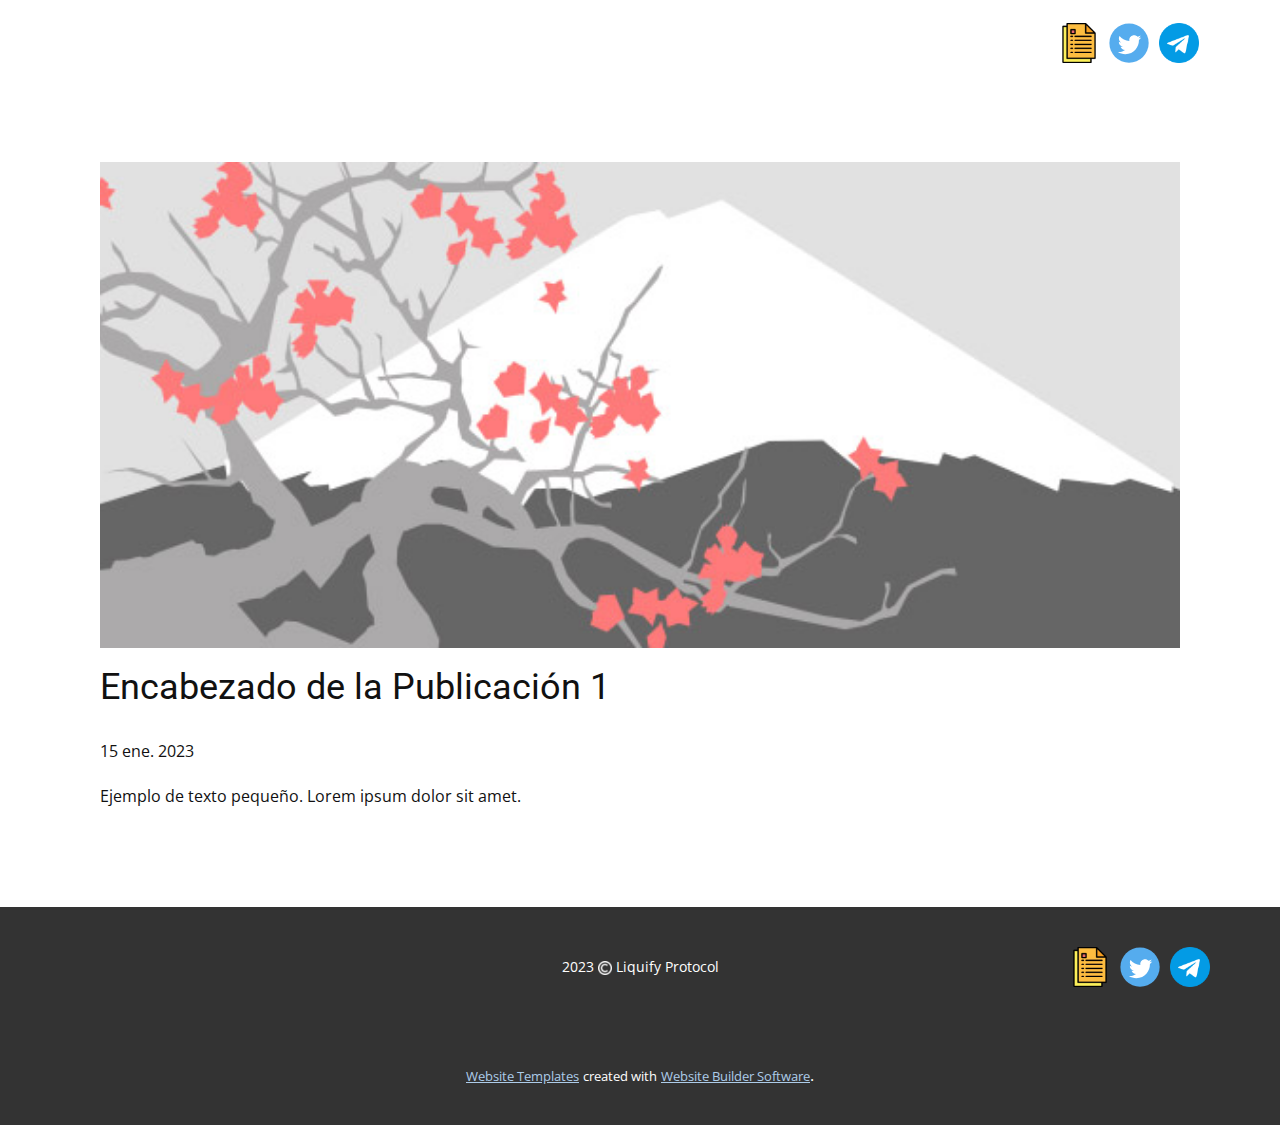
<file: blog/enviar.html>
<!DOCTYPE html>
<html style="font-size: 16px;" lang="es"><head>
    <meta name="viewport" content="width=device-width, initial-scale=1.0">
    <meta charset="utf-8">
    <meta name="keywords" content="Encabezado de la Publicación 1">
    <meta name="description" content="">
    <title>Encabezado de la Publicación 1</title>
    <link rel="stylesheet" href="../nicepage.css" media="screen">
<link rel="stylesheet" href="../Post-Template.css" media="screen">
    <script class="u-script" type="text/javascript" src="../jquery.js" defer=""></script>
    <script class="u-script" type="text/javascript" src="../nicepage.js" defer=""></script>
    <meta name="generator" content="Nicepage 5.3.2, nicepage.com">
    <link id="u-theme-google-font" rel="stylesheet" href="https://fonts.googleapis.com/css?family=Roboto:100,100i,300,300i,400,400i,500,500i,700,700i,900,900i|Open+Sans:300,300i,400,400i,500,500i,600,600i,700,700i,800,800i">
    
    
    <script type="application/ld+json">{
		"@context": "http://schema.org",
		"@type": "Organization",
		"name": "",
		"sameAs": [
				"https://liquify-protocol.gitbook.io/liquify-protocol/",
				"https://twitter.com/LiquifyProtocol",
				"https://t.me/liquifychannel",
				"https://liquify-protocol.gitbook.io/liquify-protocol/",
				"https://twitter.com/LiquifyProtocol",
				"https://t.me/liquifychannel"
		]
}</script>
    <meta name="theme-color" content="#478ac9">
    <meta name="twitter:site" content="@">
    <meta name="twitter:card" content="summary_large_image">
    <meta name="twitter:title" content="Post Template">
    <meta name="twitter:description" content="">
  </head>
  <body class="u-body u-xl-mode" data-lang="es"><header class="u-align-center-sm u-align-center-xs u-clearfix u-header u-header" id="sec-0c4f"><div class="u-clearfix u-sheet u-sheet-1">
        <div class="u-social-icons u-spacing-10 u-social-icons-1">
          <a class="u-social-url" title="docs" target="_blank" href="https://liquify-protocol.gitbook.io/liquify-protocol/"><span class="u-file-icon u-icon u-social-facebook u-social-icon u-icon-1"><img src="../images/887997.png" alt=""></span>
          </a>
          <a class="u-social-url" title="twitter" target="_blank" href="https://twitter.com/LiquifyProtocol"><span class="u-icon u-social-icon u-social-twitter u-icon-2"><svg class="u-svg-link" preserveAspectRatio="xMidYMin slice" viewBox="0 0 112 112" style=""><use xmlns:xlink="http://www.w3.org/1999/xlink" xlink:href="#svg-85ee"></use></svg><svg class="u-svg-content" viewBox="0 0 112 112" x="0" y="0" id="svg-85ee"><circle fill="currentColor" class="st0" cx="56.1" cy="56.1" r="55"></circle><path fill="#FFFFFF" d="M83.8,47.3c0,0.6,0,1.2,0,1.7c0,17.7-13.5,38.2-38.2,38.2C38,87.2,31,85,25,81.2c1,0.1,2.1,0.2,3.2,0.2
      c6.3,0,12.1-2.1,16.7-5.7c-5.9-0.1-10.8-4-12.5-9.3c0.8,0.2,1.7,0.2,2.5,0.2c1.2,0,2.4-0.2,3.5-0.5c-6.1-1.2-10.8-6.7-10.8-13.1
      c0-0.1,0-0.1,0-0.2c1.8,1,3.9,1.6,6.1,1.7c-3.6-2.4-6-6.5-6-11.2c0-2.5,0.7-4.8,1.8-6.7c6.6,8.1,16.5,13.5,27.6,14
      c-0.2-1-0.3-2-0.3-3.1c0-7.4,6-13.4,13.4-13.4c3.9,0,7.3,1.6,9.8,4.2c3.1-0.6,5.9-1.7,8.5-3.3c-1,3.1-3.1,5.8-5.9,7.4
      c2.7-0.3,5.3-1,7.7-2.1C88.7,43,86.4,45.4,83.8,47.3z"></path></svg></span>
          </a>
          <a class="u-social-url" title="Telegram" target="_blank" href="https://t.me/liquifychannel"><span class="u-file-icon u-icon u-social-icon u-social-instagram u-icon-3"><img src="../images/2111646.png" alt=""></span>
          </a>
        </div>
      </div></header>
    <section class="u-align-center u-clearfix u-section-1" id="sec-58b8">
      <div class="u-clearfix u-sheet u-valign-middle-md u-valign-middle-sm u-valign-middle-xs u-sheet-1"><!--post_details--><!--post_details_options_json--><!--{"source":""}--><!--/post_details_options_json--><!--blog_post-->
        <div class="u-container-style u-expanded-width u-post-details u-post-details-1">
          <div class="u-container-layout u-valign-middle u-container-layout-1"><!--blog_post_image-->
            <img alt="" class="u-blog-control u-expanded-width u-image u-image-default u-image-1" src="../images/0fd3416c.jpeg"><!--/blog_post_image--><!--blog_post_header-->
            <h2 class="u-blog-control u-text u-text-1">Encabezado de la Publicación 1</h2><!--/blog_post_header--><!--blog_post_metadata-->
            <div class="u-blog-control u-metadata u-metadata-1"><!--blog_post_metadata_date-->
              <span class="u-meta-date u-meta-icon">15 ene. 2023</span><!--/blog_post_metadata_date--><!--blog_post_metadata_category-->
              <!--/blog_post_metadata_category--><!--blog_post_metadata_comments-->
              <!--/blog_post_metadata_comments-->
            </div><!--/blog_post_metadata--><!--blog_post_content-->
            <div class="u-align-justify u-blog-control u-post-content u-text u-text-2 fr-view">
  Ejemplo de texto pequeño. Lorem ipsum dolor sit amet.
  </div><!--/blog_post_content-->
          </div>
        </div><!--/blog_post--><!--/post_details-->
      </div>
    </section>
    
    
    <footer class="u-align-center u-clearfix u-footer u-grey-80 u-footer" id="sec-d3b9"><div class="u-clearfix u-sheet u-sheet-1">
        <p class="u-small-text u-text u-text-variant u-text-1">2023&nbsp;<span class="u-file-icon u-icon u-text-white"><img src="../images/3489550-a26b4853.png" alt=""></span> Liquify Protocol
        </p>
        <div class="u-social-icons u-spacing-10 u-social-icons-1">
          <a class="u-social-url" title="docs" target="_blank" href="https://liquify-protocol.gitbook.io/liquify-protocol/"><span class="u-file-icon u-icon u-social-facebook u-social-icon u-icon-2"><img src="../images/887997.png" alt=""></span>
          </a>
          <a class="u-social-url" title="twitter" target="_blank" href="https://twitter.com/LiquifyProtocol"><span class="u-icon u-social-icon u-social-twitter u-icon-3"><svg class="u-svg-link" preserveAspectRatio="xMidYMin slice" viewBox="0 0 112 112" style=""><use xmlns:xlink="http://www.w3.org/1999/xlink" xlink:href="#svg-a770"></use></svg><svg class="u-svg-content" viewBox="0 0 112 112" x="0" y="0" id="svg-a770"><circle fill="currentColor" class="st0" cx="56.1" cy="56.1" r="55"></circle><path fill="#FFFFFF" d="M83.8,47.3c0,0.6,0,1.2,0,1.7c0,17.7-13.5,38.2-38.2,38.2C38,87.2,31,85,25,81.2c1,0.1,2.1,0.2,3.2,0.2
      c6.3,0,12.1-2.1,16.7-5.7c-5.9-0.1-10.8-4-12.5-9.3c0.8,0.2,1.7,0.2,2.5,0.2c1.2,0,2.4-0.2,3.5-0.5c-6.1-1.2-10.8-6.7-10.8-13.1
      c0-0.1,0-0.1,0-0.2c1.8,1,3.9,1.6,6.1,1.7c-3.6-2.4-6-6.5-6-11.2c0-2.5,0.7-4.8,1.8-6.7c6.6,8.1,16.5,13.5,27.6,14
      c-0.2-1-0.3-2-0.3-3.1c0-7.4,6-13.4,13.4-13.4c3.9,0,7.3,1.6,9.8,4.2c3.1-0.6,5.9-1.7,8.5-3.3c-1,3.1-3.1,5.8-5.9,7.4
      c2.7-0.3,5.3-1,7.7-2.1C88.7,43,86.4,45.4,83.8,47.3z"></path></svg></span>
          </a>
          <a class="u-social-url" title="Telegram" target="_blank" href="https://t.me/liquifychannel"><span class="u-file-icon u-icon u-social-icon u-social-instagram u-icon-4"><img src="../images/2111646.png" alt=""></span>
          </a>
        </div>
      </div></footer>
    <section class="u-backlink u-clearfix u-grey-80">
      <a class="u-link" href="https://nicepage.com/website-templates" target="_blank">
        <span>Website Templates</span>
      </a>
      <p class="u-text">
        <span>created with</span>
      </p>
      <a class="u-link" href="" target="_blank">
        <span>Website Builder Software</span>
      </a>. 
    </section>
  
</body></html>
</file>
